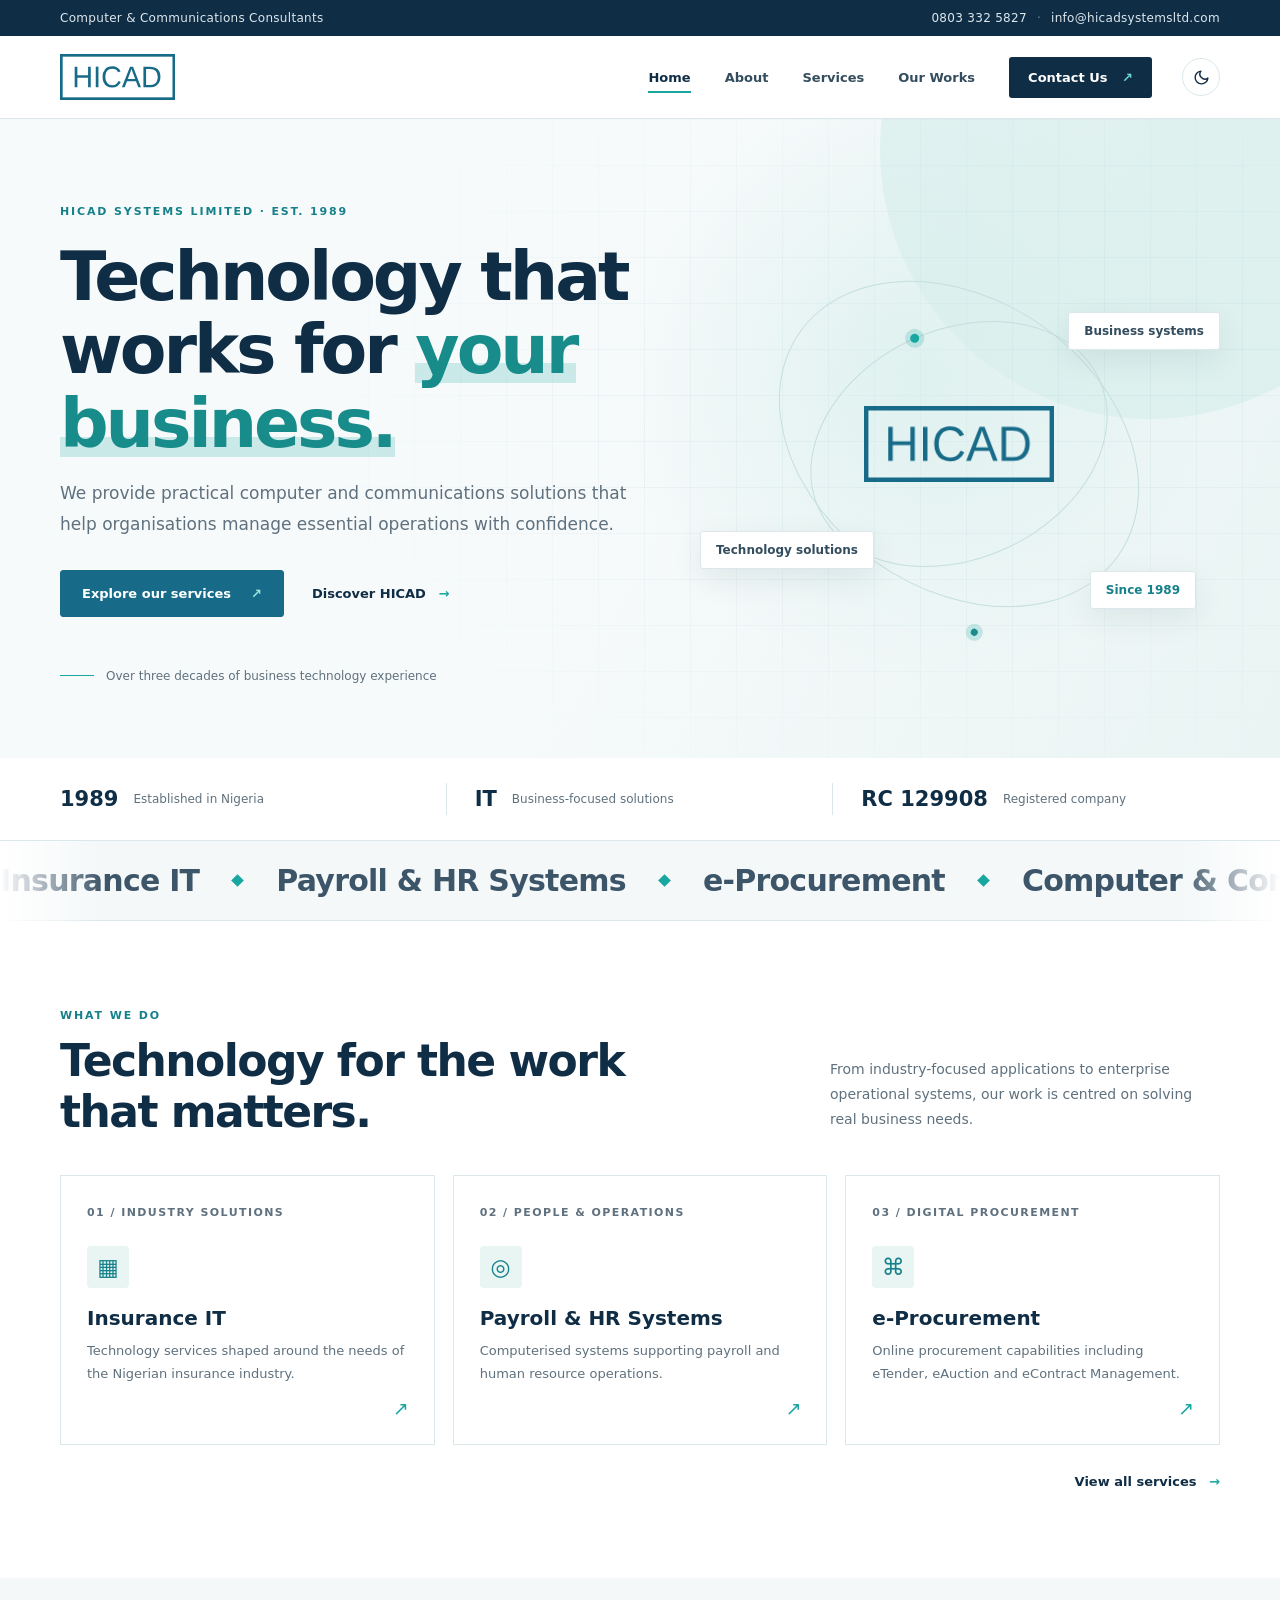
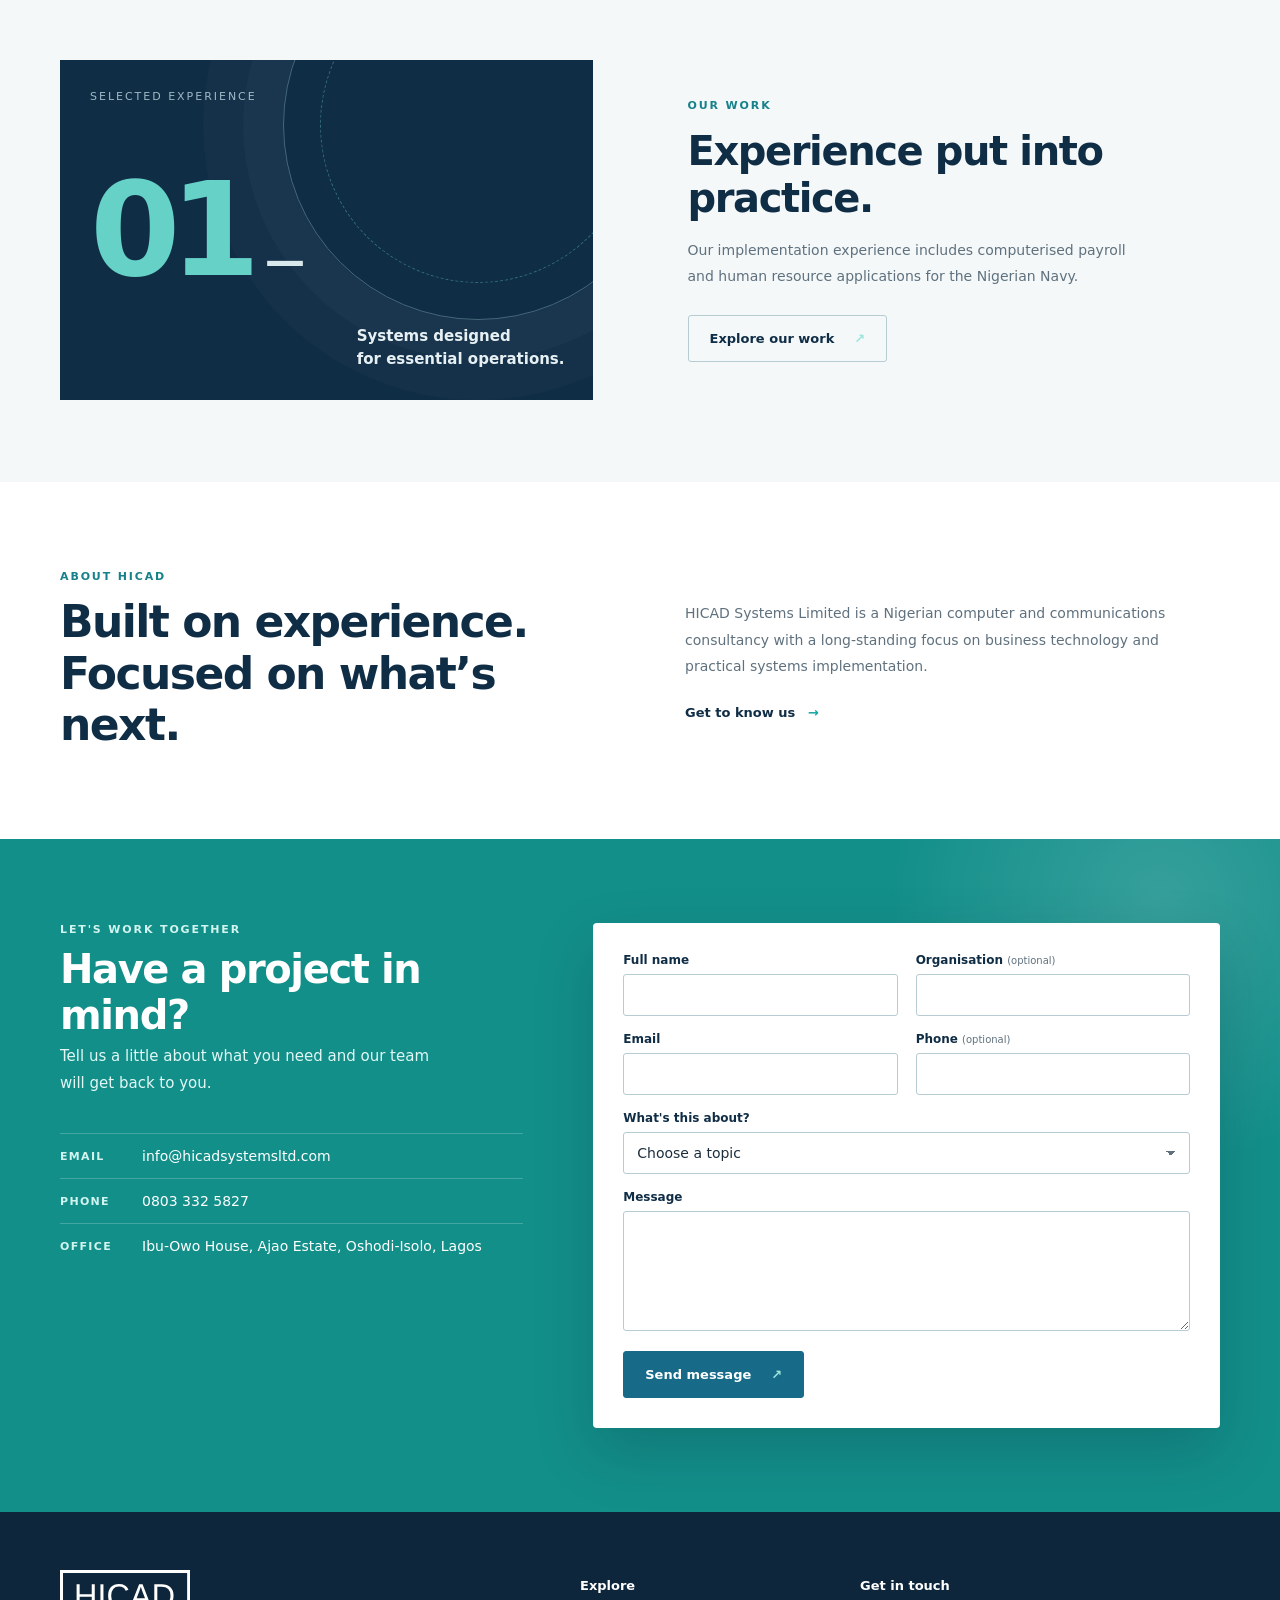
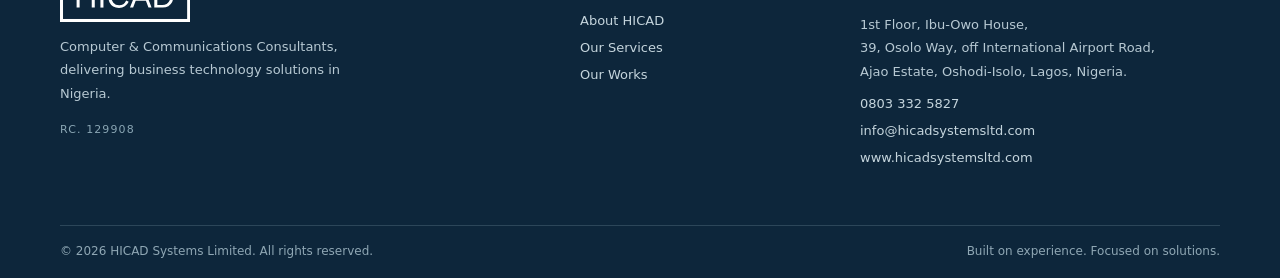
<file: index.html>
<!doctype html>
<html lang="en-NG">

<head>
    <meta charset="UTF-8">
    <meta name="viewport" content="width=device-width, initial-scale=1.0">
    <meta name="theme-color" content="#102d46">
    <meta name="color-scheme" content="light dark">
    <script>(function () { var d = document.documentElement, t; d.classList.add("js"); try { t = localStorage.getItem("theme") } catch (e) { } d.dataset.theme = t || (matchMedia("(prefers-color-scheme: dark)").matches ? "dark" : "light") })();</script>
    <link rel="icon" href="/favicon.ico" sizes="48x48">
    <link rel="icon" type="image/svg+xml" href="/assets/favicon.svg">
    <link rel="icon" type="image/png" sizes="192x192" href="/assets/favicon-192.png">
    <link rel="apple-touch-icon" href="/assets/apple-touch-icon.png">
    <link rel="manifest" href="/site.webmanifest">
    <link rel="stylesheet" href="/styles.css">
    <script src="/script.js" defer></script>
    <title>Computer &amp; Communications Consultants, Lagos | HICAD</title>
    <meta name="description"
        content="HICAD Systems Limited is a Lagos computer and communications consultancy since 1989, providing insurance IT, payroll and HR systems, and e-procurement.">
    <link rel="canonical" href="https://www.hicadsystemsltd.com/">
    <meta name="robots" content="index,follow,max-image-preview:large,max-snippet:-1,max-video-preview:-1">
    <link rel="alternate" hreflang="en-NG" href="https://www.hicadsystemsltd.com/">
    <link rel="alternate" hreflang="x-default" href="https://www.hicadsystemsltd.com/">
    <meta property="og:type" content="website">
    <meta property="og:site_name" content="HICAD Systems Limited">
    <meta property="og:locale" content="en_NG">
    <meta property="og:title" content="Computer &amp; Communications Consultants, Lagos | HICAD">
    <meta property="og:description"
        content="HICAD Systems Limited is a Lagos computer and communications consultancy since 1989, providing insurance IT, payroll and HR systems, and e-procurement.">
    <meta property="og:url" content="https://www.hicadsystemsltd.com/">
    <meta property="og:image" content="https://www.hicadsystemsltd.com/assets/og-image.png">
    <meta property="og:image:width" content="1200">
    <meta property="og:image:height" content="630">
    <meta property="og:image:alt"
        content="HICAD Systems Limited: Computer and Communications Consultants, Lagos, Nigeria">
    <meta name="twitter:card" content="summary_large_image">
    <meta name="twitter:title" content="Computer &amp; Communications Consultants, Lagos | HICAD">
    <meta name="twitter:description"
        content="HICAD Systems Limited is a Lagos computer and communications consultancy since 1989, providing insurance IT, payroll and HR systems, and e-procurement.">
    <meta name="twitter:image" content="https://www.hicadsystemsltd.com/assets/og-image.png">
    <meta name="twitter:image:alt"
        content="HICAD Systems Limited: Computer and Communications Consultants, Lagos, Nigeria">
    <script
        type="application/ld+json">{"@context":"https://schema.org","@graph":[{"@type":["ProfessionalService","Organization"],"@id":"https://www.hicadsystemsltd.com/#organization","name":"HICAD Systems Limited","legalName":"HICAD Systems Limited","url":"https://www.hicadsystemsltd.com/","description":"Nigerian computer and communications consultancy offering insurance IT, payroll and HR systems, e-procurement and technology consulting.","logo":{"@type":"ImageObject","url":"https://www.hicadsystemsltd.com/assets/logo.png","width":640,"height":320},"image":"https://www.hicadsystemsltd.com/assets/og-image.png","foundingDate":"1989","identifier":{"@type":"PropertyValue","name":"RC number","value":"129908"},"telephone":"+2348033325827","email":"info@hicadsystemsltd.com","address":{"@type":"PostalAddress","streetAddress":"1st Floor, Ibu-Owo House, 39 Osolo Way, off International Airport Road, Ajao Estate","postOfficeBoxNumber":"2943","addressLocality":"Oshodi-Isolo","addressRegion":"Lagos","addressCountry":"NG"},"areaServed":{"@type":"Country","name":"Nigeria"},"contactPoint":{"@type":"ContactPoint","contactType":"customer service","telephone":"+2348033325827","email":"info@hicadsystemsltd.com","areaServed":"NG","availableLanguage":"English"},"knowsAbout":["Insurance IT","Payroll systems","Human resource systems","e-Procurement","Computer and communications consulting"],"hasOfferCatalog":{"@type":"OfferCatalog","name":"HICAD services","itemListElement":[{"@type":"Offer","itemOffered":{"@type":"Service","name":"Insurance IT"}},{"@type":"Offer","itemOffered":{"@type":"Service","name":"Payroll & HR Systems"}},{"@type":"Offer","itemOffered":{"@type":"Service","name":"e-Procurement (abcProcure)"}},{"@type":"Offer","itemOffered":{"@type":"Service","name":"Computer & Communications Consulting"}}]}},{"@type":"WebSite","@id":"https://www.hicadsystemsltd.com/#website","url":"https://www.hicadsystemsltd.com/","name":"HICAD Systems Limited","inLanguage":"en-NG","publisher":{"@id":"https://www.hicadsystemsltd.com/#organization"}},{"@type":"WebPage","@id":"https://www.hicadsystemsltd.com/#webpage","url":"https://www.hicadsystemsltd.com/","name":"Computer & Communications Consultants, Lagos | HICAD","description":"HICAD Systems Limited is a Lagos computer and communications consultancy since 1989, providing insurance IT, payroll and HR systems, and e-procurement.","inLanguage":"en-NG","isPartOf":{"@id":"https://www.hicadsystemsltd.com/#website"},"about":{"@id":"https://www.hicadsystemsltd.com/#organization"},"primaryImageOfPage":{"@type":"ImageObject","url":"https://www.hicadsystemsltd.com/assets/og-image.png"}}]}</script>
</head>

<body><a class="skip-link" href="#main">Skip to content</a>
    <div class="topbar">
        <div class="container topbar-inner"><span>Computer &amp; Communications Consultants</span>
            <div><a href="tel:+2348033325827">0803 332 5827</a><span class="top-sep">·</span><a
                    href="mailto:info@hicadsystemsltd.com">info@hicadsystemsltd.com</a></div>
        </div>
    </div>
    <header class="site-header">
        <div class="container nav-wrap">
            <a class="brand" href="/" aria-label="HICAD Systems Limited home"><svg class="logo" viewBox="0 0 388 155"
                    aria-hidden="true" focusable="false">
                    <rect x="4.5" y="4.5" width="379" height="146" fill="none" stroke="currentColor" stroke-width="9" />
                    <g fill="currentColor" transform="translate(8.5 0)">
                        <path d="M86.11 112V79.86H50.04V112H41V42.64H50.04V71.98H86.11V42.64H95.15V112Z" />
                        <path d="M112 112V42.64H121.04V112Z" />
                        <path
                            d="M167.47 49.29Q156.39 49.29 150.24 56.7Q144.09 64.11 144.09 77Q144.09 89.75 150.5 97.5Q156.91 105.26 167.85 105.26Q181.86 105.26 188.91 90.83L196.29 94.67Q192.17 103.63 184.72 108.31Q177.26 112.98 167.42 112.98Q157.34 112.98 149.98 108.63Q142.62 104.27 138.76 96.17Q134.9 88.08 134.9 77Q134.9 60.41 143.52 51.01Q152.13 41.61 167.37 41.61Q178.02 41.61 185.17 45.94Q192.32 50.27 195.68 58.79L187.11 61.74Q184.79 55.69 179.65 52.49Q174.52 49.29 167.47 49.29Z" />
                        <path
                            d="M255.22 112 247.6 91.72H217.21L209.54 112H200.17L227.39 42.64H237.66L264.45 112ZM232.4 49.73 231.98 51.11Q230.8 55.2 228.48 61.59L219.96 84.39H244.9L236.33 61.5Q235.01 58.1 233.68 53.82Z" />
                        <path
                            d="M330 76.61Q330 87.34 325.98 95.39Q321.95 103.44 314.57 107.72Q307.19 112 297.53 112H272.59V42.64H294.64Q311.59 42.64 320.79 51.48Q330 60.32 330 76.61ZM320.91 76.61Q320.91 63.71 314.12 56.94Q307.33 50.18 294.45 50.18H281.63V104.47H296.49Q303.83 104.47 309.39 101.12Q314.95 97.77 317.93 91.47Q320.91 85.17 320.91 76.61Z" />
                    </g>
                </svg></a>
            <button class="menu-toggle" aria-expanded="false" aria-controls="primary-nav"
                aria-label="Toggle navigation"><span></span><span></span><span></span></button>
            <nav class="nav-links" id="primary-nav" aria-label="Main navigation">
                <a href="/" data-route="/">Home</a><a href="/about/" data-route="/about/">About</a><a href="/services/"
                    data-route="/services/">Services</a><a href="/our-works/" data-route="/our-works/">Our Works</a><a
                    class="nav-contact" href="/#contact">Contact Us <span>↗</span></a>
            </nav><button class="theme-toggle" type="button" aria-label="Switch colour theme"><svg class="i-moon"
                    viewBox="0 0 24 24" fill="none" stroke="currentColor" stroke-width="2" stroke-linecap="round"
                    stroke-linejoin="round" aria-hidden="true">
                    <path d="M21 12.8A9 9 0 1 1 11.2 3a7 7 0 0 0 9.8 9.8z" />
                </svg><svg class="i-sun" viewBox="0 0 24 24" fill="none" stroke="currentColor" stroke-width="2"
                    stroke-linecap="round" aria-hidden="true">
                    <circle cx="12" cy="12" r="4" />
                    <path
                        d="M12 2v2M12 20v2M4.9 4.9l1.4 1.4M17.7 17.7l1.4 1.4M2 12h2M20 12h2M4.9 19.1l1.4-1.4M17.7 6.3l1.4-1.4" />
                </svg></button>
        </div>
    </header>
    <main id="main">
        <section class="hero">
            <div class="hero-pattern"></div>
            <div class="container hero-inner">
                <div class="hero-copy"><span class="eyebrow">HICAD SYSTEMS LIMITED · EST. 1989</span>
                    <h1>Technology that works for <em>your business.</em></h1>
                    <p>We provide practical computer and communications solutions that help organisations manage
                        essential operations with confidence.</p>
                    <div class="hero-actions"><a class="button" href="/services/">Explore our services
                            <span>↗</span></a><a class="text-link" href="/about/">Discover HICAD <span>→</span></a>
                    </div>
                    <div class="hero-note"><span class="note-line"></span><span>Over three decades of business
                            technology experience</span></div>
                </div>
                <div class="hero-art" aria-hidden="true">
                    <div class="art-orbit orbit-one"></div>
                    <div class="art-orbit orbit-two"></div>
                    <div class="art-core"><svg class="logo logo-draw" viewBox="0 0 388 155" aria-hidden="true"
                            focusable="false">
                            <rect pathLength="1" x="4.5" y="4.5" width="379" height="146" fill="none"
                                stroke="currentColor" stroke-width="9" />
                            <g fill="currentColor" transform="translate(8.5 0)">
                                <path style="--i:0"
                                    d="M86.11 112V79.86H50.04V112H41V42.64H50.04V71.98H86.11V42.64H95.15V112Z" />
                                <path style="--i:1" d="M112 112V42.64H121.04V112Z" />
                                <path style="--i:2"
                                    d="M167.47 49.29Q156.39 49.29 150.24 56.7Q144.09 64.11 144.09 77Q144.09 89.75 150.5 97.5Q156.91 105.26 167.85 105.26Q181.86 105.26 188.91 90.83L196.29 94.67Q192.17 103.63 184.72 108.31Q177.26 112.98 167.42 112.98Q157.34 112.98 149.98 108.63Q142.62 104.27 138.76 96.17Q134.9 88.08 134.9 77Q134.9 60.41 143.52 51.01Q152.13 41.61 167.37 41.61Q178.02 41.61 185.17 45.94Q192.32 50.27 195.68 58.79L187.11 61.74Q184.79 55.69 179.65 52.49Q174.52 49.29 167.47 49.29Z" />
                                <path style="--i:3"
                                    d="M255.22 112 247.6 91.72H217.21L209.54 112H200.17L227.39 42.64H237.66L264.45 112ZM232.4 49.73 231.98 51.11Q230.8 55.2 228.48 61.59L219.96 84.39H244.9L236.33 61.5Q235.01 58.1 233.68 53.82Z" />
                                <path style="--i:4"
                                    d="M330 76.61Q330 87.34 325.98 95.39Q321.95 103.44 314.57 107.72Q307.19 112 297.53 112H272.59V42.64H294.64Q311.59 42.64 320.79 51.48Q330 60.32 330 76.61ZM320.91 76.61Q320.91 63.71 314.12 56.94Q307.33 50.18 294.45 50.18H281.63V104.47H296.49Q303.83 104.47 309.39 101.12Q314.95 97.77 317.93 91.47Q320.91 85.17 320.91 76.61Z" />
                            </g>
                        </svg></div>
                    <div class="art-chip chip-one">Business systems</div>
                    <div class="art-chip chip-two">Technology solutions</div>
                    <div class="art-chip chip-three">Since 1989</div>
                </div>
            </div>
        </section>
        <section class="trust-strip">
            <div class="container trust-inner">
                <div><strong>1989</strong><span>Established in Nigeria</span></div>
                <div><strong>IT</strong><span>Business-focused solutions</span></div>
                <div><strong>RC 129908</strong><span>Registered company</span></div>
            </div>
        </section>
        <div class="marquee" aria-hidden="true">
            <div class="marquee-track">
                <div class="marquee-group"><span>Insurance IT</span><i></i><span>Payroll &amp; HR
                        Systems</span><i></i><span>e-Procurement</span><i></i><span>Computer &amp; Communications
                        Consulting</span><i></i></div>
                <div class="marquee-group"><span>Insurance IT</span><i></i><span>Payroll &amp; HR
                        Systems</span><i></i><span>e-Procurement</span><i></i><span>Computer &amp; Communications
                        Consulting</span><i></i></div>
            </div>
        </div>
        <section class="section">
            <div class="container">
                <div class="section-heading">
                    <div><span class="eyebrow">WHAT WE DO</span>
                        <h2>Technology for the work<br>that matters.</h2>
                    </div>
                    <p>From industry-focused applications to enterprise operational systems, our work is centred on
                        solving real business needs.</p>
                </div>
                <div class="service-grid"><a class="service-card" href="/services/#insurance"><span
                            class="card-index">01 / INDUSTRY SOLUTIONS</span>
                        <div class="service-icon">▦</div>
                        <h3>Insurance IT</h3>
                        <p>Technology services shaped around the needs of the Nigerian insurance industry.</p><span
                            class="card-arrow">↗</span>
                    </a><a class="service-card" href="/services/#payroll"><span class="card-index">02 / PEOPLE &amp;
                            OPERATIONS</span>
                        <div class="service-icon">◎</div>
                        <h3>Payroll &amp; HR Systems</h3>
                        <p>Computerised systems supporting payroll and human resource operations.</p><span
                            class="card-arrow">↗</span>
                    </a><a class="service-card" href="/services/#procurement"><span class="card-index">03 / DIGITAL
                            PROCUREMENT</span>
                        <div class="service-icon">⌘</div>
                        <h3>e-Procurement</h3>
                        <p>Online procurement capabilities including eTender, eAuction and eContract Management.</p>
                        <span class="card-arrow">↗</span>
                    </a></div>
                <div class="section-link"><a class="text-link" href="/services/">View all services <span>→</span></a>
                </div>
            </div>
        </section>
        <section class="feature-section">
            <div class="container feature-grid">
                <div class="feature-visual">
                    <div class="visual-label">SELECTED EXPERIENCE</div>
                    <div class="visual-number">01<span>—</span></div>
                    <div class="visual-caption">Systems designed<br>for essential operations.</div>
                    <div class="visual-lines"></div>
                </div>
                <div class="feature-copy"><span class="eyebrow">OUR WORK</span>
                    <h2>Experience put into practice.</h2>
                    <p>Our implementation experience includes computerised payroll and human resource applications for
                        the Nigerian Navy.</p><a class="button button-outline" href="/our-works/">Explore our work
                        <span>↗</span></a>
                </div>
            </div>
        </section>
        <section class="section about-teaser">
            <div class="container teaser-inner">
                <div><span class="eyebrow">ABOUT HICAD</span>
                    <h2>Built on experience.<br>Focused on what’s next.</h2>
                </div>
                <div>
                    <p>HICAD Systems Limited is a Nigerian computer and communications consultancy with a long-standing
                        focus on business technology and practical systems implementation.</p><a class="text-link"
                        href="/about/">Get to know us <span>→</span></a>
                </div>
            </div>
        </section>
    </main>
    <section class="contact-band contact-band--form" id="contact">
        <div class="container contact-grid">
            <div class="contact-intro"><span class="eyebrow eyebrow-light">LET'S WORK TOGETHER</span>
                <h2>Have a project in mind?</h2>
                <p>Tell us a little about what you need and our team will get back to you.</p>
                <ul class="contact-direct">
                    <li><span>Email</span><a href="mailto:info@hicadsystemsltd.com">info@hicadsystemsltd.com</a></li>
                    <li><span>Phone</span><a href="tel:+2348033325827">0803 332 5827</a></li>
                    <li><span>Office</span>Ibu-Owo House, Ajao Estate, Oshodi-Isolo, Lagos</li>
                </ul>
            </div>
            <form class="contact-form" action="/contact.php" method="POST">
                <input type="hidden" name="ts" value="">
                <input type="checkbox" name="botcheck" class="hp" tabindex="-1" autocomplete="off" aria-hidden="true">
                <div class="field"><label for="cf-name">Full name</label><input id="cf-name" name="name" required
                        autocomplete="name"></div>
                <div class="field"><label for="cf-org">Organisation <small>(optional)</small></label><input id="cf-org"
                        name="organisation" autocomplete="organization"></div>
                <div class="field"><label for="cf-email">Email</label><input id="cf-email" type="email" name="email"
                        required autocomplete="email"></div>
                <div class="field"><label for="cf-phone">Phone <small>(optional)</small></label><input id="cf-phone"
                        type="tel" name="phone" autocomplete="tel"></div>
                <div class="field field-full"><label for="cf-topic">What's this about?</label><select id="cf-topic"
                        name="topic" required>
                        <option value="" disabled selected>Choose a topic</option>
                        <option>Insurance IT</option>
                        <option>Payroll &amp; HR Systems</option>
                        <option>e-Procurement (abcProcure)</option>
                        <option>Computer &amp; Communications Consulting</option>
                        <option>General enquiry</option>
                    </select></div>
                <div class="field field-full"><label for="cf-message">Message</label><textarea id="cf-message"
                        name="message" rows="5" required></textarea></div>
                <div class="form-foot field-full"><button class="button" type="submit">Send message
                        <span>↗</span></button>
                    <p class="form-status" role="status" aria-live="polite"></p>
                </div>
                <div class="form-done" hidden tabindex="-1" role="status"><svg class="done-tick" viewBox="0 0 52 52"
                        aria-hidden="true">
                        <circle cx="26" cy="26" r="24" fill="none" stroke="currentColor" stroke-width="2.5"
                            pathLength="1" />
                        <path d="M15 27.5l8 8 15-17" fill="none" stroke="currentColor" stroke-width="3"
                            stroke-linecap="round" stroke-linejoin="round" pathLength="1" />
                    </svg>
                    <h3>Message sent</h3>
                    <p class="done-text">Thank you. We will reply to the email address you gave.</p><button
                        class="button button-outline form-again" type="button">Send another message</button>
                </div>
                <noscript>
                    <p class="field-full form-status is-error">The form needs JavaScript. Please email <a
                            href="mailto:info@hicadsystemsltd.com">info@hicadsystemsltd.com</a> instead.</p>
                </noscript>
            </form>
        </div>
    </section>
    <footer class="site-footer">
        <div class="container footer-grid">
            <div class="footer-about"><svg class="logo" viewBox="0 0 388 155" role="img" aria-label="HICAD">
                    <rect x="4.5" y="4.5" width="379" height="146" fill="none" stroke="currentColor" stroke-width="9" />
                    <g fill="currentColor" transform="translate(8.5 0)">
                        <path d="M86.11 112V79.86H50.04V112H41V42.64H50.04V71.98H86.11V42.64H95.15V112Z" />
                        <path d="M112 112V42.64H121.04V112Z" />
                        <path
                            d="M167.47 49.29Q156.39 49.29 150.24 56.7Q144.09 64.11 144.09 77Q144.09 89.75 150.5 97.5Q156.91 105.26 167.85 105.26Q181.86 105.26 188.91 90.83L196.29 94.67Q192.17 103.63 184.72 108.31Q177.26 112.98 167.42 112.98Q157.34 112.98 149.98 108.63Q142.62 104.27 138.76 96.17Q134.9 88.08 134.9 77Q134.9 60.41 143.52 51.01Q152.13 41.61 167.37 41.61Q178.02 41.61 185.17 45.94Q192.32 50.27 195.68 58.79L187.11 61.74Q184.79 55.69 179.65 52.49Q174.52 49.29 167.47 49.29Z" />
                        <path
                            d="M255.22 112 247.6 91.72H217.21L209.54 112H200.17L227.39 42.64H237.66L264.45 112ZM232.4 49.73 231.98 51.11Q230.8 55.2 228.48 61.59L219.96 84.39H244.9L236.33 61.5Q235.01 58.1 233.68 53.82Z" />
                        <path
                            d="M330 76.61Q330 87.34 325.98 95.39Q321.95 103.44 314.57 107.72Q307.19 112 297.53 112H272.59V42.64H294.64Q311.59 42.64 320.79 51.48Q330 60.32 330 76.61ZM320.91 76.61Q320.91 63.71 314.12 56.94Q307.33 50.18 294.45 50.18H281.63V104.47H296.49Q303.83 104.47 309.39 101.12Q314.95 97.77 317.93 91.47Q320.91 85.17 320.91 76.61Z" />
                    </g>
                </svg>
                <p>Computer &amp; Communications Consultants, delivering business technology solutions in Nigeria.</p>
                <span class="rc">RC. 129908</span>
            </div>
            <div>
                <h3>Explore</h3><a href="/about/">About HICAD</a><a href="/services/">Our Services</a><a
                    href="/our-works/">Our Works</a>
            </div>
            <div>
                <h3>Get in touch</h3>
                <p>1st Floor, Ibu-Owo House,<br>39, Osolo Way, off International Airport Road,<br>Ajao Estate,
                    Oshodi-Isolo, Lagos, Nigeria.</p><a href="tel:+2348033325827">0803 332 5827</a><a
                    href="mailto:info@hicadsystemsltd.com">info@hicadsystemsltd.com</a><a
                    href="https://www.hicadsystemsltd.com">www.hicadsystemsltd.com</a>
            </div>
        </div>
        <div class="container footer-bottom"><span>© <span data-year></span> HICAD Systems Limited. All rights
                reserved.</span><span>Built on experience. Focused on solutions.</span></div>
    </footer>
</body>

</html>
</file>
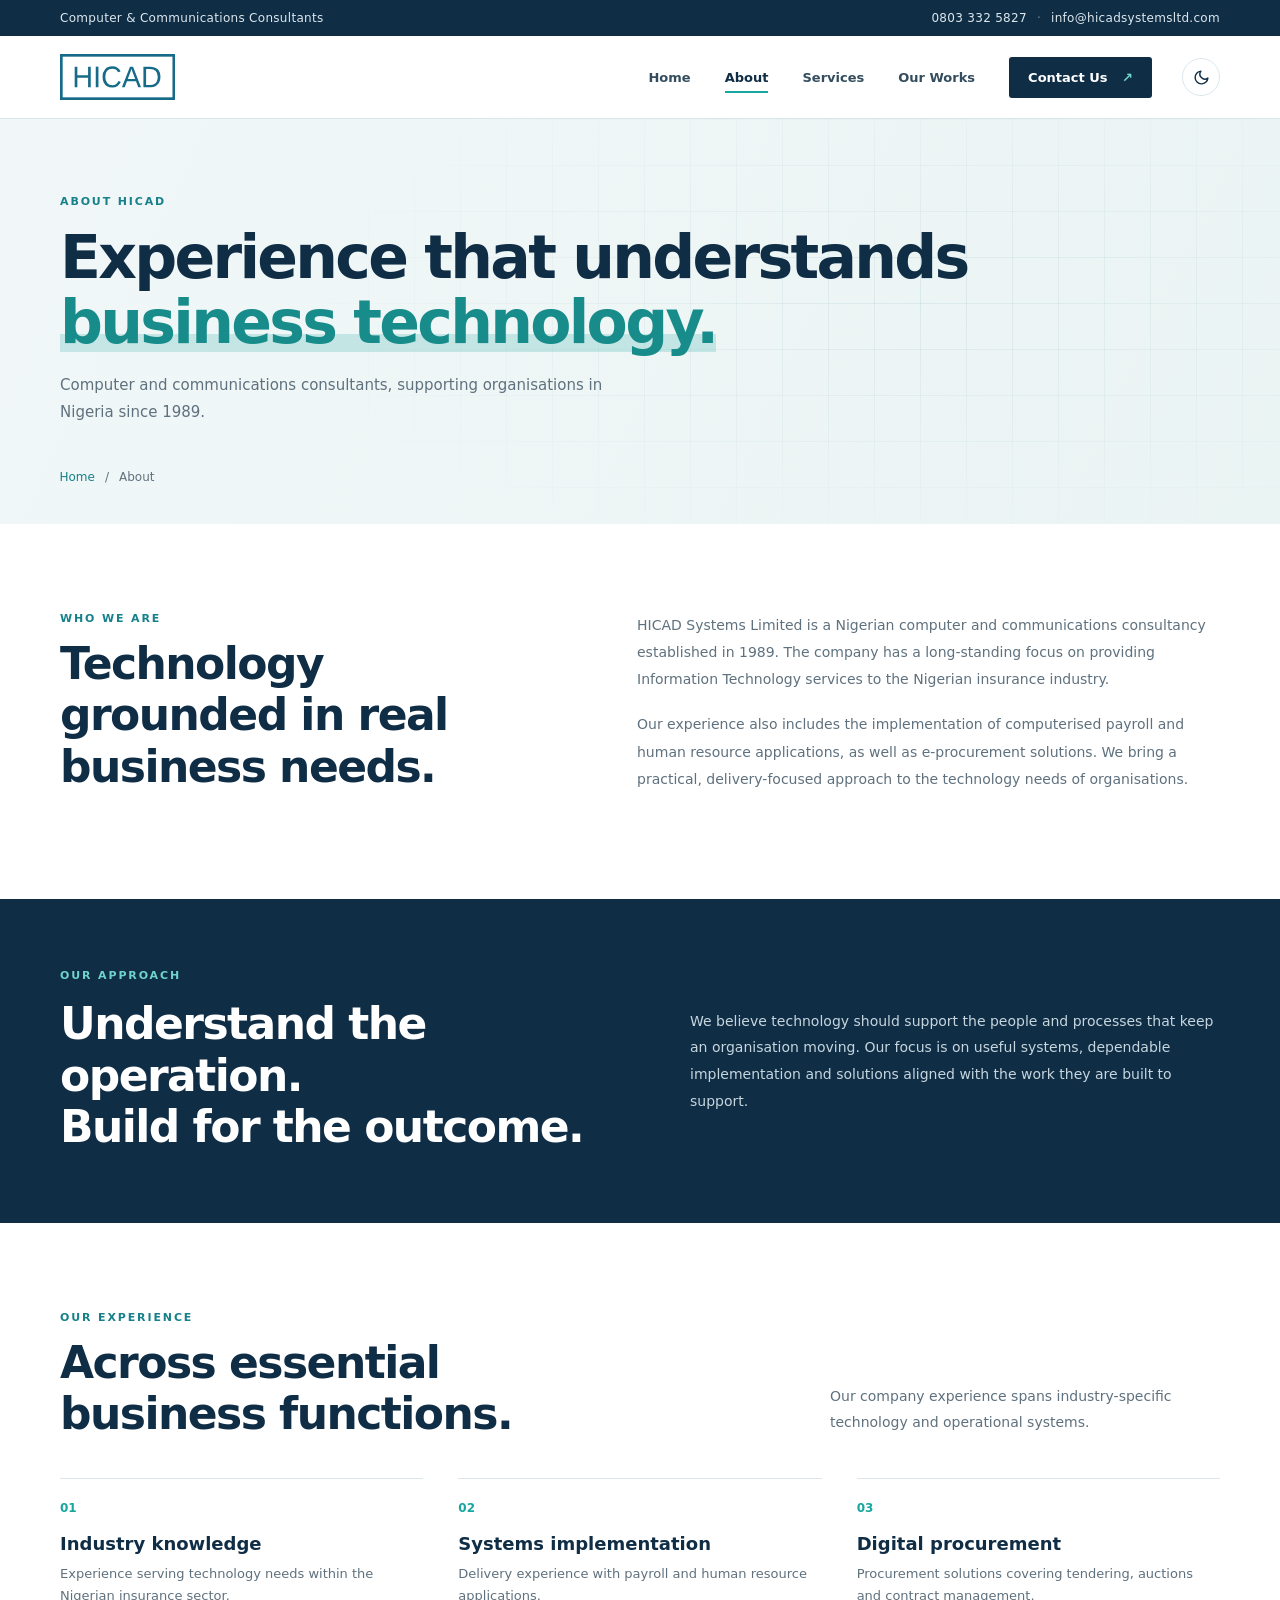
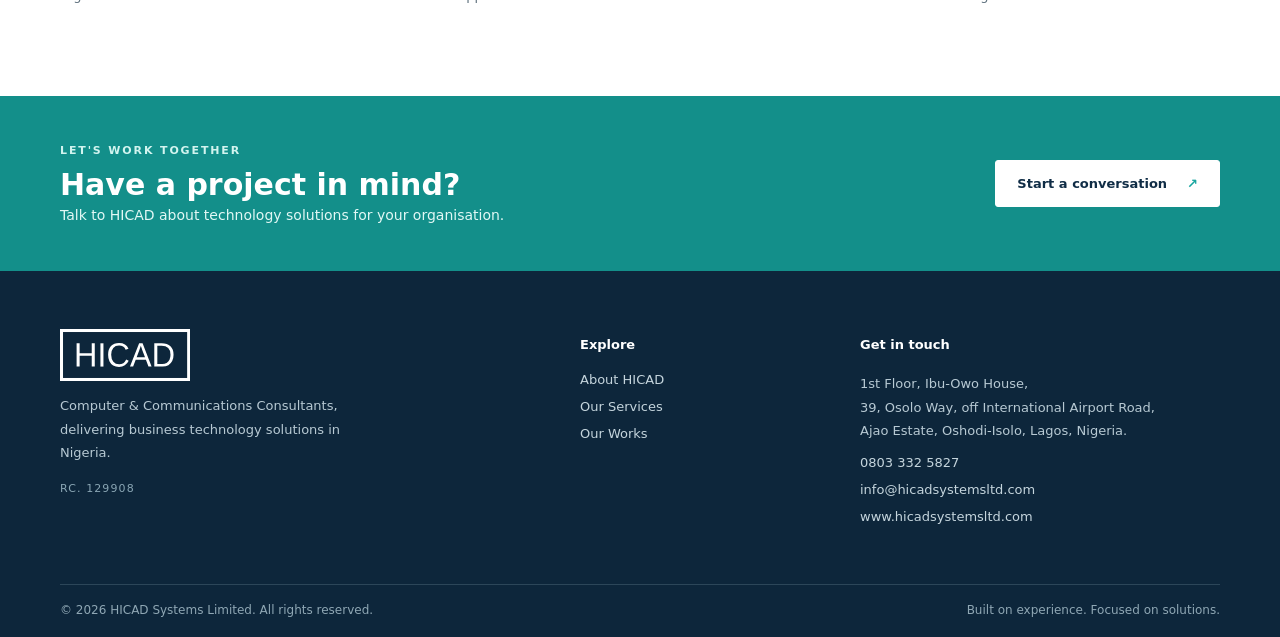
<file: about/index.html>
<!doctype html>
<html lang="en-NG"><head><meta charset="UTF-8">
<meta name="viewport" content="width=device-width, initial-scale=1.0">
<meta name="theme-color" content="#102d46">
<meta name="color-scheme" content="light dark">
<script>(function(){var d=document.documentElement,t;d.classList.add("js");try{t=localStorage.getItem("theme")}catch(e){}d.dataset.theme=t||(matchMedia("(prefers-color-scheme: dark)").matches?"dark":"light")})();</script>
<link rel="icon" href="/favicon.ico" sizes="48x48"><link rel="icon" type="image/svg+xml" href="/assets/favicon.svg"><link rel="icon" type="image/png" sizes="192x192" href="/assets/favicon-192.png"><link rel="apple-touch-icon" href="/assets/apple-touch-icon.png"><link rel="manifest" href="/site.webmanifest">
<link rel="stylesheet" href="/styles.css">
<script src="/script.js" defer></script>
<title>About Us: Nigerian IT Consultancy Since 1989 | HICAD Systems</title><meta name="description" content="Learn about HICAD Systems Limited, a Nigerian computer and communications consultancy established in 1989 and based in Oshodi-Isolo, Lagos.">
<link rel="canonical" href="https://www.hicadsystemsltd.com/about/">
<meta name="robots" content="index,follow,max-image-preview:large,max-snippet:-1,max-video-preview:-1">
<link rel="alternate" hreflang="en-NG" href="https://www.hicadsystemsltd.com/about/"><link rel="alternate" hreflang="x-default" href="https://www.hicadsystemsltd.com/about/">
<meta property="og:type" content="website"><meta property="og:site_name" content="HICAD Systems Limited"><meta property="og:locale" content="en_NG"><meta property="og:title" content="About Us: Nigerian IT Consultancy Since 1989 | HICAD Systems"><meta property="og:description" content="Learn about HICAD Systems Limited, a Nigerian computer and communications consultancy established in 1989 and based in Oshodi-Isolo, Lagos."><meta property="og:url" content="https://www.hicadsystemsltd.com/about/"><meta property="og:image" content="https://www.hicadsystemsltd.com/assets/og-image.png"><meta property="og:image:width" content="1200"><meta property="og:image:height" content="630"><meta property="og:image:alt" content="HICAD Systems Limited: Computer and Communications Consultants, Lagos, Nigeria">
<meta name="twitter:card" content="summary_large_image"><meta name="twitter:title" content="About Us: Nigerian IT Consultancy Since 1989 | HICAD Systems"><meta name="twitter:description" content="Learn about HICAD Systems Limited, a Nigerian computer and communications consultancy established in 1989 and based in Oshodi-Isolo, Lagos."><meta name="twitter:image" content="https://www.hicadsystemsltd.com/assets/og-image.png"><meta name="twitter:image:alt" content="HICAD Systems Limited: Computer and Communications Consultants, Lagos, Nigeria">
<script type="application/ld+json">{"@context":"https://schema.org","@graph":[{"@type":["ProfessionalService","Organization"],"@id":"https://www.hicadsystemsltd.com/#organization","name":"HICAD Systems Limited","legalName":"HICAD Systems Limited","url":"https://www.hicadsystemsltd.com/","description":"Nigerian computer and communications consultancy offering insurance IT, payroll and HR systems, e-procurement and technology consulting.","logo":{"@type":"ImageObject","url":"https://www.hicadsystemsltd.com/assets/logo.png","width":640,"height":320},"image":"https://www.hicadsystemsltd.com/assets/og-image.png","foundingDate":"1989","identifier":{"@type":"PropertyValue","name":"RC number","value":"129908"},"telephone":"+2348033325827","email":"info@hicadsystemsltd.com","address":{"@type":"PostalAddress","streetAddress":"1st Floor, Ibu-Owo House, 39 Osolo Way, off International Airport Road, Ajao Estate","postOfficeBoxNumber":"2943","addressLocality":"Oshodi-Isolo","addressRegion":"Lagos","addressCountry":"NG"},"areaServed":{"@type":"Country","name":"Nigeria"},"contactPoint":{"@type":"ContactPoint","contactType":"customer service","telephone":"+2348033325827","email":"info@hicadsystemsltd.com","areaServed":"NG","availableLanguage":"English"},"knowsAbout":["Insurance IT","Payroll systems","Human resource systems","e-Procurement","Computer and communications consulting"],"hasOfferCatalog":{"@type":"OfferCatalog","name":"HICAD services","itemListElement":[{"@type":"Offer","itemOffered":{"@type":"Service","name":"Insurance IT"}},{"@type":"Offer","itemOffered":{"@type":"Service","name":"Payroll & HR Systems"}},{"@type":"Offer","itemOffered":{"@type":"Service","name":"e-Procurement (abcProcure)"}},{"@type":"Offer","itemOffered":{"@type":"Service","name":"Computer & Communications Consulting"}}]}},{"@type":"WebSite","@id":"https://www.hicadsystemsltd.com/#website","url":"https://www.hicadsystemsltd.com/","name":"HICAD Systems Limited","inLanguage":"en-NG","publisher":{"@id":"https://www.hicadsystemsltd.com/#organization"}},{"@type":"AboutPage","@id":"https://www.hicadsystemsltd.com/about/#webpage","url":"https://www.hicadsystemsltd.com/about/","name":"About Us: Nigerian IT Consultancy Since 1989 | HICAD Systems","description":"Learn about HICAD Systems Limited, a Nigerian computer and communications consultancy established in 1989 and based in Oshodi-Isolo, Lagos.","inLanguage":"en-NG","isPartOf":{"@id":"https://www.hicadsystemsltd.com/#website"},"about":{"@id":"https://www.hicadsystemsltd.com/#organization"},"primaryImageOfPage":{"@type":"ImageObject","url":"https://www.hicadsystemsltd.com/assets/og-image.png"},"breadcrumb":{"@type":"BreadcrumbList","itemListElement":[{"@type":"ListItem","position":1,"name":"Home","item":"https://www.hicadsystemsltd.com/"},{"@type":"ListItem","position":2,"name":"About","item":"https://www.hicadsystemsltd.com/about/"}]}}]}</script>
</head><body><a class="skip-link" href="#main">Skip to content</a><div class="topbar"><div class="container topbar-inner"><span>Computer &amp; Communications Consultants</span><div><a href="tel:+2348033325827">0803 332 5827</a><span class="top-sep">·</span><a href="mailto:info@hicadsystemsltd.com">info@hicadsystemsltd.com</a></div></div></div>
<header class="site-header"><div class="container nav-wrap">
<a class="brand" href="/" aria-label="HICAD Systems Limited home"><svg class="logo" viewBox="0 0 388 155" aria-hidden="true" focusable="false"><rect x="4.5" y="4.5" width="379" height="146" fill="none" stroke="currentColor" stroke-width="9"/><g fill="currentColor" transform="translate(8.5 0)"><path d="M86.11 112V79.86H50.04V112H41V42.64H50.04V71.98H86.11V42.64H95.15V112Z"/><path d="M112 112V42.64H121.04V112Z"/><path d="M167.47 49.29Q156.39 49.29 150.24 56.7Q144.09 64.11 144.09 77Q144.09 89.75 150.5 97.5Q156.91 105.26 167.85 105.26Q181.86 105.26 188.91 90.83L196.29 94.67Q192.17 103.63 184.72 108.31Q177.26 112.98 167.42 112.98Q157.34 112.98 149.98 108.63Q142.62 104.27 138.76 96.17Q134.9 88.08 134.9 77Q134.9 60.41 143.52 51.01Q152.13 41.61 167.37 41.61Q178.02 41.61 185.17 45.94Q192.32 50.27 195.68 58.79L187.11 61.74Q184.79 55.69 179.65 52.49Q174.52 49.29 167.47 49.29Z"/><path d="M255.22 112 247.6 91.72H217.21L209.54 112H200.17L227.39 42.64H237.66L264.45 112ZM232.4 49.73 231.98 51.11Q230.8 55.2 228.48 61.59L219.96 84.39H244.9L236.33 61.5Q235.01 58.1 233.68 53.82Z"/><path d="M330 76.61Q330 87.34 325.98 95.39Q321.95 103.44 314.57 107.72Q307.19 112 297.53 112H272.59V42.64H294.64Q311.59 42.64 320.79 51.48Q330 60.32 330 76.61ZM320.91 76.61Q320.91 63.71 314.12 56.94Q307.33 50.18 294.45 50.18H281.63V104.47H296.49Q303.83 104.47 309.39 101.12Q314.95 97.77 317.93 91.47Q320.91 85.17 320.91 76.61Z"/></g></svg></a>
<button class="menu-toggle" aria-expanded="false" aria-controls="primary-nav" aria-label="Toggle navigation"><span></span><span></span><span></span></button>
<nav class="nav-links" id="primary-nav" aria-label="Main navigation">
<a href="/" data-route="/">Home</a><a href="/about/" data-route="/about/">About</a><a href="/services/" data-route="/services/">Services</a><a href="/our-works/" data-route="/our-works/">Our Works</a><a class="nav-contact" href="/#contact">Contact Us <span>↗</span></a>
</nav><button class="theme-toggle" type="button" aria-label="Switch colour theme"><svg class="i-moon" viewBox="0 0 24 24" fill="none" stroke="currentColor" stroke-width="2" stroke-linecap="round" stroke-linejoin="round" aria-hidden="true"><path d="M21 12.8A9 9 0 1 1 11.2 3a7 7 0 0 0 9.8 9.8z"/></svg><svg class="i-sun" viewBox="0 0 24 24" fill="none" stroke="currentColor" stroke-width="2" stroke-linecap="round" aria-hidden="true"><circle cx="12" cy="12" r="4"/><path d="M12 2v2M12 20v2M4.9 4.9l1.4 1.4M17.7 17.7l1.4 1.4M2 12h2M20 12h2M4.9 19.1l1.4-1.4M17.7 6.3l1.4-1.4"/></svg></button></div></header><main id="main"><section class="page-hero"><div class="container page-hero-inner"><span class="eyebrow">ABOUT HICAD</span><h1>Experience that understands<br><em>business technology.</em></h1><p>Computer and communications consultants, supporting organisations in Nigeria since 1989.</p><div class="breadcrumb"><a href="/">Home</a><span>/</span>About</div></div></section>
<section class="section"><div class="container about-intro"><div><span class="eyebrow">WHO WE ARE</span><h2>Technology grounded in real business needs.</h2></div><div class="prose"><p>HICAD Systems Limited is a Nigerian computer and communications consultancy established in 1989. The company has a long-standing focus on providing Information Technology services to the Nigerian insurance industry.</p><p>Our experience also includes the implementation of computerised payroll and human resource applications, as well as e-procurement solutions. We bring a practical, delivery-focused approach to the technology needs of organisations.</p></div></div></section>
<section class="about-band"><div class="container about-band-inner"><div><span class="eyebrow eyebrow-light">OUR APPROACH</span><h2>Understand the operation.<br>Build for the outcome.</h2></div><p>We believe technology should support the people and processes that keep an organisation moving. Our focus is on useful systems, dependable implementation and solutions aligned with the work they are built to support.</p></div></section>
<section class="section"><div class="container"><div class="section-heading"><div><span class="eyebrow">OUR EXPERIENCE</span><h2>Across essential<br>business functions.</h2></div><p>Our company experience spans industry-specific technology and operational systems.</p></div><div class="value-grid"><article><span>01</span><h3>Industry knowledge</h3><p>Experience serving technology needs within the Nigerian insurance sector.</p></article><article><span>02</span><h3>Systems implementation</h3><p>Delivery experience with payroll and human resource applications.</p></article><article><span>03</span><h3>Digital procurement</h3><p>Procurement solutions covering tendering, auctions and contract management.</p></article></div></div></section></main><section class="contact-band"><div class="container contact-band-inner"><div><span class="eyebrow eyebrow-light">LET'S WORK TOGETHER</span><h2>Have a project in mind?</h2><p>Talk to HICAD about technology solutions for your organisation.</p></div><a class="button button-light" href="/#contact">Start a conversation <span>↗</span></a></div></section>
<footer class="site-footer"><div class="container footer-grid"><div class="footer-about"><svg class="logo" viewBox="0 0 388 155" role="img" aria-label="HICAD"><rect x="4.5" y="4.5" width="379" height="146" fill="none" stroke="currentColor" stroke-width="9"/><g fill="currentColor" transform="translate(8.5 0)"><path d="M86.11 112V79.86H50.04V112H41V42.64H50.04V71.98H86.11V42.64H95.15V112Z"/><path d="M112 112V42.64H121.04V112Z"/><path d="M167.47 49.29Q156.39 49.29 150.24 56.7Q144.09 64.11 144.09 77Q144.09 89.75 150.5 97.5Q156.91 105.26 167.85 105.26Q181.86 105.26 188.91 90.83L196.29 94.67Q192.17 103.63 184.72 108.31Q177.26 112.98 167.42 112.98Q157.34 112.98 149.98 108.63Q142.62 104.27 138.76 96.17Q134.9 88.08 134.9 77Q134.9 60.41 143.52 51.01Q152.13 41.61 167.37 41.61Q178.02 41.61 185.17 45.94Q192.32 50.27 195.68 58.79L187.11 61.74Q184.79 55.69 179.65 52.49Q174.52 49.29 167.47 49.29Z"/><path d="M255.22 112 247.6 91.72H217.21L209.54 112H200.17L227.39 42.64H237.66L264.45 112ZM232.4 49.73 231.98 51.11Q230.8 55.2 228.48 61.59L219.96 84.39H244.9L236.33 61.5Q235.01 58.1 233.68 53.82Z"/><path d="M330 76.61Q330 87.34 325.98 95.39Q321.95 103.44 314.57 107.72Q307.19 112 297.53 112H272.59V42.64H294.64Q311.59 42.64 320.79 51.48Q330 60.32 330 76.61ZM320.91 76.61Q320.91 63.71 314.12 56.94Q307.33 50.18 294.45 50.18H281.63V104.47H296.49Q303.83 104.47 309.39 101.12Q314.95 97.77 317.93 91.47Q320.91 85.17 320.91 76.61Z"/></g></svg><p>Computer &amp; Communications Consultants, delivering business technology solutions in Nigeria.</p><span class="rc">RC. 129908</span></div><div><h3>Explore</h3><a href="/about/">About HICAD</a><a href="/services/">Our Services</a><a href="/our-works/">Our Works</a></div><div><h3>Get in touch</h3><p>1st Floor, Ibu-Owo House,<br>39, Osolo Way, off International Airport Road,<br>Ajao Estate, Oshodi-Isolo, Lagos, Nigeria.</p><a href="tel:+2348033325827">0803 332 5827</a><a href="mailto:info@hicadsystemsltd.com">info@hicadsystemsltd.com</a><a href="https://www.hicadsystemsltd.com">www.hicadsystemsltd.com</a></div></div><div class="container footer-bottom"><span>© <span data-year></span> HICAD Systems Limited. All rights reserved.</span><span>Built on experience. Focused on solutions.</span></div></footer></body></html>
</file>
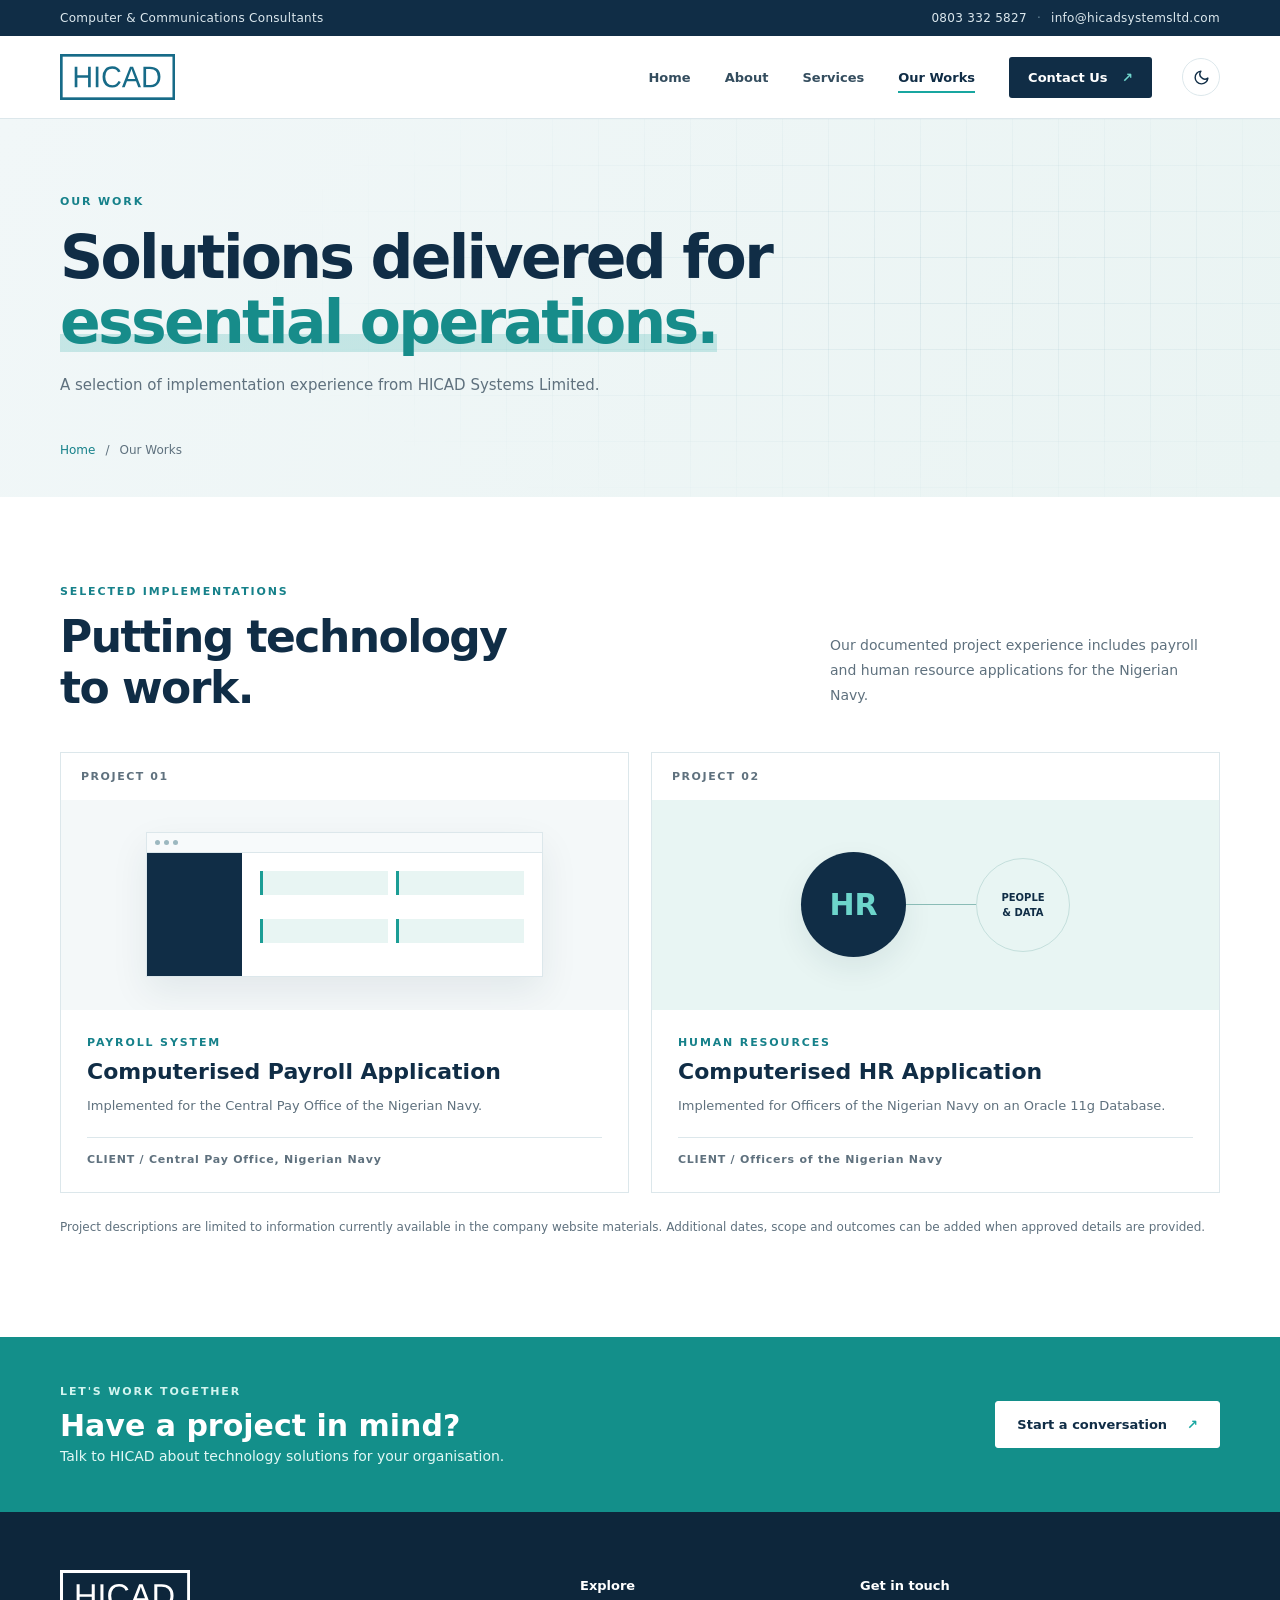
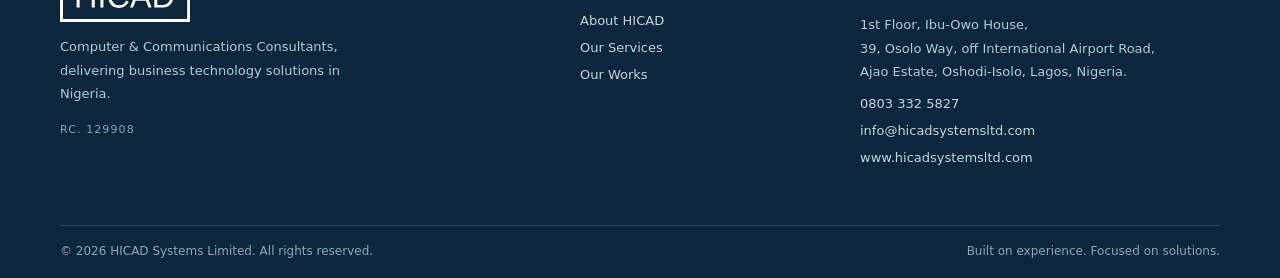
<file: our-works/index.html>
<!doctype html>
<html lang="en-NG"><head><meta charset="UTF-8">
<meta name="viewport" content="width=device-width, initial-scale=1.0">
<meta name="theme-color" content="#102d46">
<meta name="color-scheme" content="light dark">
<script>(function(){var d=document.documentElement,t;d.classList.add("js");try{t=localStorage.getItem("theme")}catch(e){}d.dataset.theme=t||(matchMedia("(prefers-color-scheme: dark)").matches?"dark":"light")})();</script>
<link rel="icon" href="/favicon.ico" sizes="48x48"><link rel="icon" type="image/svg+xml" href="/assets/favicon.svg"><link rel="icon" type="image/png" sizes="192x192" href="/assets/favicon-192.png"><link rel="apple-touch-icon" href="/assets/apple-touch-icon.png"><link rel="manifest" href="/site.webmanifest">
<link rel="stylesheet" href="/styles.css">
<script src="/script.js" defer></script>
<title>Our Works: Payroll and HR Systems, Nigerian Navy | HICAD</title><meta name="description" content="Selected HICAD Systems Limited implementations, including computerised payroll and HR applications for the Nigerian Navy.">
<link rel="canonical" href="https://www.hicadsystemsltd.com/our-works/">
<meta name="robots" content="index,follow,max-image-preview:large,max-snippet:-1,max-video-preview:-1">
<link rel="alternate" hreflang="en-NG" href="https://www.hicadsystemsltd.com/our-works/"><link rel="alternate" hreflang="x-default" href="https://www.hicadsystemsltd.com/our-works/">
<meta property="og:type" content="website"><meta property="og:site_name" content="HICAD Systems Limited"><meta property="og:locale" content="en_NG"><meta property="og:title" content="Our Works: Payroll and HR Systems, Nigerian Navy | HICAD"><meta property="og:description" content="Selected HICAD Systems Limited implementations, including computerised payroll and HR applications for the Nigerian Navy."><meta property="og:url" content="https://www.hicadsystemsltd.com/our-works/"><meta property="og:image" content="https://www.hicadsystemsltd.com/assets/og-image.png"><meta property="og:image:width" content="1200"><meta property="og:image:height" content="630"><meta property="og:image:alt" content="HICAD Systems Limited: Computer and Communications Consultants, Lagos, Nigeria">
<meta name="twitter:card" content="summary_large_image"><meta name="twitter:title" content="Our Works: Payroll and HR Systems, Nigerian Navy | HICAD"><meta name="twitter:description" content="Selected HICAD Systems Limited implementations, including computerised payroll and HR applications for the Nigerian Navy."><meta name="twitter:image" content="https://www.hicadsystemsltd.com/assets/og-image.png"><meta name="twitter:image:alt" content="HICAD Systems Limited: Computer and Communications Consultants, Lagos, Nigeria">
<script type="application/ld+json">{"@context":"https://schema.org","@graph":[{"@type":["ProfessionalService","Organization"],"@id":"https://www.hicadsystemsltd.com/#organization","name":"HICAD Systems Limited","legalName":"HICAD Systems Limited","url":"https://www.hicadsystemsltd.com/","description":"Nigerian computer and communications consultancy offering insurance IT, payroll and HR systems, e-procurement and technology consulting.","logo":{"@type":"ImageObject","url":"https://www.hicadsystemsltd.com/assets/logo.png","width":640,"height":320},"image":"https://www.hicadsystemsltd.com/assets/og-image.png","foundingDate":"1989","identifier":{"@type":"PropertyValue","name":"RC number","value":"129908"},"telephone":"+2348033325827","email":"info@hicadsystemsltd.com","address":{"@type":"PostalAddress","streetAddress":"1st Floor, Ibu-Owo House, 39 Osolo Way, off International Airport Road, Ajao Estate","postOfficeBoxNumber":"2943","addressLocality":"Oshodi-Isolo","addressRegion":"Lagos","addressCountry":"NG"},"areaServed":{"@type":"Country","name":"Nigeria"},"contactPoint":{"@type":"ContactPoint","contactType":"customer service","telephone":"+2348033325827","email":"info@hicadsystemsltd.com","areaServed":"NG","availableLanguage":"English"},"knowsAbout":["Insurance IT","Payroll systems","Human resource systems","e-Procurement","Computer and communications consulting"],"hasOfferCatalog":{"@type":"OfferCatalog","name":"HICAD services","itemListElement":[{"@type":"Offer","itemOffered":{"@type":"Service","name":"Insurance IT"}},{"@type":"Offer","itemOffered":{"@type":"Service","name":"Payroll & HR Systems"}},{"@type":"Offer","itemOffered":{"@type":"Service","name":"e-Procurement (abcProcure)"}},{"@type":"Offer","itemOffered":{"@type":"Service","name":"Computer & Communications Consulting"}}]}},{"@type":"WebSite","@id":"https://www.hicadsystemsltd.com/#website","url":"https://www.hicadsystemsltd.com/","name":"HICAD Systems Limited","inLanguage":"en-NG","publisher":{"@id":"https://www.hicadsystemsltd.com/#organization"}},{"@type":"WebPage","@id":"https://www.hicadsystemsltd.com/our-works/#webpage","url":"https://www.hicadsystemsltd.com/our-works/","name":"Our Works: Payroll and HR Systems, Nigerian Navy | HICAD","description":"Selected HICAD Systems Limited implementations, including computerised payroll and HR applications for the Nigerian Navy.","inLanguage":"en-NG","isPartOf":{"@id":"https://www.hicadsystemsltd.com/#website"},"about":{"@id":"https://www.hicadsystemsltd.com/#organization"},"primaryImageOfPage":{"@type":"ImageObject","url":"https://www.hicadsystemsltd.com/assets/og-image.png"},"breadcrumb":{"@type":"BreadcrumbList","itemListElement":[{"@type":"ListItem","position":1,"name":"Home","item":"https://www.hicadsystemsltd.com/"},{"@type":"ListItem","position":2,"name":"Our Works","item":"https://www.hicadsystemsltd.com/our-works/"}]}}]}</script>
</head><body><a class="skip-link" href="#main">Skip to content</a><div class="topbar"><div class="container topbar-inner"><span>Computer &amp; Communications Consultants</span><div><a href="tel:+2348033325827">0803 332 5827</a><span class="top-sep">·</span><a href="mailto:info@hicadsystemsltd.com">info@hicadsystemsltd.com</a></div></div></div>
<header class="site-header"><div class="container nav-wrap">
<a class="brand" href="/" aria-label="HICAD Systems Limited home"><svg class="logo" viewBox="0 0 388 155" aria-hidden="true" focusable="false"><rect x="4.5" y="4.5" width="379" height="146" fill="none" stroke="currentColor" stroke-width="9"/><g fill="currentColor" transform="translate(8.5 0)"><path d="M86.11 112V79.86H50.04V112H41V42.64H50.04V71.98H86.11V42.64H95.15V112Z"/><path d="M112 112V42.64H121.04V112Z"/><path d="M167.47 49.29Q156.39 49.29 150.24 56.7Q144.09 64.11 144.09 77Q144.09 89.75 150.5 97.5Q156.91 105.26 167.85 105.26Q181.86 105.26 188.91 90.83L196.29 94.67Q192.17 103.63 184.72 108.31Q177.26 112.98 167.42 112.98Q157.34 112.98 149.98 108.63Q142.62 104.27 138.76 96.17Q134.9 88.08 134.9 77Q134.9 60.41 143.52 51.01Q152.13 41.61 167.37 41.61Q178.02 41.61 185.17 45.94Q192.32 50.27 195.68 58.79L187.11 61.74Q184.79 55.69 179.65 52.49Q174.52 49.29 167.47 49.29Z"/><path d="M255.22 112 247.6 91.72H217.21L209.54 112H200.17L227.39 42.64H237.66L264.45 112ZM232.4 49.73 231.98 51.11Q230.8 55.2 228.48 61.59L219.96 84.39H244.9L236.33 61.5Q235.01 58.1 233.68 53.82Z"/><path d="M330 76.61Q330 87.34 325.98 95.39Q321.95 103.44 314.57 107.72Q307.19 112 297.53 112H272.59V42.64H294.64Q311.59 42.64 320.79 51.48Q330 60.32 330 76.61ZM320.91 76.61Q320.91 63.71 314.12 56.94Q307.33 50.18 294.45 50.18H281.63V104.47H296.49Q303.83 104.47 309.39 101.12Q314.95 97.77 317.93 91.47Q320.91 85.17 320.91 76.61Z"/></g></svg></a>
<button class="menu-toggle" aria-expanded="false" aria-controls="primary-nav" aria-label="Toggle navigation"><span></span><span></span><span></span></button>
<nav class="nav-links" id="primary-nav" aria-label="Main navigation">
<a href="/" data-route="/">Home</a><a href="/about/" data-route="/about/">About</a><a href="/services/" data-route="/services/">Services</a><a href="/our-works/" data-route="/our-works/">Our Works</a><a class="nav-contact" href="/#contact">Contact Us <span>↗</span></a>
</nav><button class="theme-toggle" type="button" aria-label="Switch colour theme"><svg class="i-moon" viewBox="0 0 24 24" fill="none" stroke="currentColor" stroke-width="2" stroke-linecap="round" stroke-linejoin="round" aria-hidden="true"><path d="M21 12.8A9 9 0 1 1 11.2 3a7 7 0 0 0 9.8 9.8z"/></svg><svg class="i-sun" viewBox="0 0 24 24" fill="none" stroke="currentColor" stroke-width="2" stroke-linecap="round" aria-hidden="true"><circle cx="12" cy="12" r="4"/><path d="M12 2v2M12 20v2M4.9 4.9l1.4 1.4M17.7 17.7l1.4 1.4M2 12h2M20 12h2M4.9 19.1l1.4-1.4M17.7 6.3l1.4-1.4"/></svg></button></div></header><main id="main"><section class="page-hero"><div class="container page-hero-inner"><span class="eyebrow">OUR WORK</span><h1>Solutions delivered for<br><em>essential operations.</em></h1><p>A selection of implementation experience from HICAD Systems Limited.</p><div class="breadcrumb"><a href="/">Home</a><span>/</span>Our Works</div></div></section>
<section class="section"><div class="container"><div class="section-heading"><div><span class="eyebrow">SELECTED IMPLEMENTATIONS</span><h2>Putting technology<br>to work.</h2></div><p>Our documented project experience includes payroll and human resource applications for the Nigerian Navy.</p></div><div class="project-grid"><article class="project-card"><div class="project-top"><span>PROJECT 01</span></div><div class="project-art payroll-art"><div class="mock-window"><div class="mock-bar"><i></i><i></i><i></i></div><div class="mock-content"><div class="mock-side"></div><div class="mock-main"><b></b><b></b><b></b><b></b></div></div></div></div><div class="project-info"><span class="eyebrow">PAYROLL SYSTEM</span><h2>Computerised Payroll Application</h2><p>Implemented for the Central Pay Office of the Nigerian Navy.</p><span class="project-client">CLIENT / Central Pay Office, Nigerian Navy</span></div></article><article class="project-card"><div class="project-top"><span>PROJECT 02</span></div><div class="project-art hr-art"><div class="hr-graphic"><div class="hr-circle">HR</div><div class="hr-line"></div><div class="hr-node">PEOPLE<br>&amp; DATA</div></div></div><div class="project-info"><span class="eyebrow">HUMAN RESOURCES</span><h2>Computerised HR Application</h2><p>Implemented for Officers of the Nigerian Navy on an Oracle 11g Database.</p><span class="project-client">CLIENT / Officers of the Nigerian Navy</span></div></article></div><p class="project-disclaimer">Project descriptions are limited to information currently available in the company website materials. Additional dates, scope and outcomes can be added when approved details are provided.</p></div></section></main><section class="contact-band"><div class="container contact-band-inner"><div><span class="eyebrow eyebrow-light">LET'S WORK TOGETHER</span><h2>Have a project in mind?</h2><p>Talk to HICAD about technology solutions for your organisation.</p></div><a class="button button-light" href="/#contact">Start a conversation <span>↗</span></a></div></section>
<footer class="site-footer"><div class="container footer-grid"><div class="footer-about"><svg class="logo" viewBox="0 0 388 155" role="img" aria-label="HICAD"><rect x="4.5" y="4.5" width="379" height="146" fill="none" stroke="currentColor" stroke-width="9"/><g fill="currentColor" transform="translate(8.5 0)"><path d="M86.11 112V79.86H50.04V112H41V42.64H50.04V71.98H86.11V42.64H95.15V112Z"/><path d="M112 112V42.64H121.04V112Z"/><path d="M167.47 49.29Q156.39 49.29 150.24 56.7Q144.09 64.11 144.09 77Q144.09 89.75 150.5 97.5Q156.91 105.26 167.85 105.26Q181.86 105.26 188.91 90.83L196.29 94.67Q192.17 103.63 184.72 108.31Q177.26 112.98 167.42 112.98Q157.34 112.98 149.98 108.63Q142.62 104.27 138.76 96.17Q134.9 88.08 134.9 77Q134.9 60.41 143.52 51.01Q152.13 41.61 167.37 41.61Q178.02 41.61 185.17 45.94Q192.32 50.27 195.68 58.79L187.11 61.74Q184.79 55.69 179.65 52.49Q174.52 49.29 167.47 49.29Z"/><path d="M255.22 112 247.6 91.72H217.21L209.54 112H200.17L227.39 42.64H237.66L264.45 112ZM232.4 49.73 231.98 51.11Q230.8 55.2 228.48 61.59L219.96 84.39H244.9L236.33 61.5Q235.01 58.1 233.68 53.82Z"/><path d="M330 76.61Q330 87.34 325.98 95.39Q321.95 103.44 314.57 107.72Q307.19 112 297.53 112H272.59V42.64H294.64Q311.59 42.64 320.79 51.48Q330 60.32 330 76.61ZM320.91 76.61Q320.91 63.71 314.12 56.94Q307.33 50.18 294.45 50.18H281.63V104.47H296.49Q303.83 104.47 309.39 101.12Q314.95 97.77 317.93 91.47Q320.91 85.17 320.91 76.61Z"/></g></svg><p>Computer &amp; Communications Consultants, delivering business technology solutions in Nigeria.</p><span class="rc">RC. 129908</span></div><div><h3>Explore</h3><a href="/about/">About HICAD</a><a href="/services/">Our Services</a><a href="/our-works/">Our Works</a></div><div><h3>Get in touch</h3><p>1st Floor, Ibu-Owo House,<br>39, Osolo Way, off International Airport Road,<br>Ajao Estate, Oshodi-Isolo, Lagos, Nigeria.</p><a href="tel:+2348033325827">0803 332 5827</a><a href="mailto:info@hicadsystemsltd.com">info@hicadsystemsltd.com</a><a href="https://www.hicadsystemsltd.com">www.hicadsystemsltd.com</a></div></div><div class="container footer-bottom"><span>© <span data-year></span> HICAD Systems Limited. All rights reserved.</span><span>Built on experience. Focused on solutions.</span></div></footer></body></html>
</file>
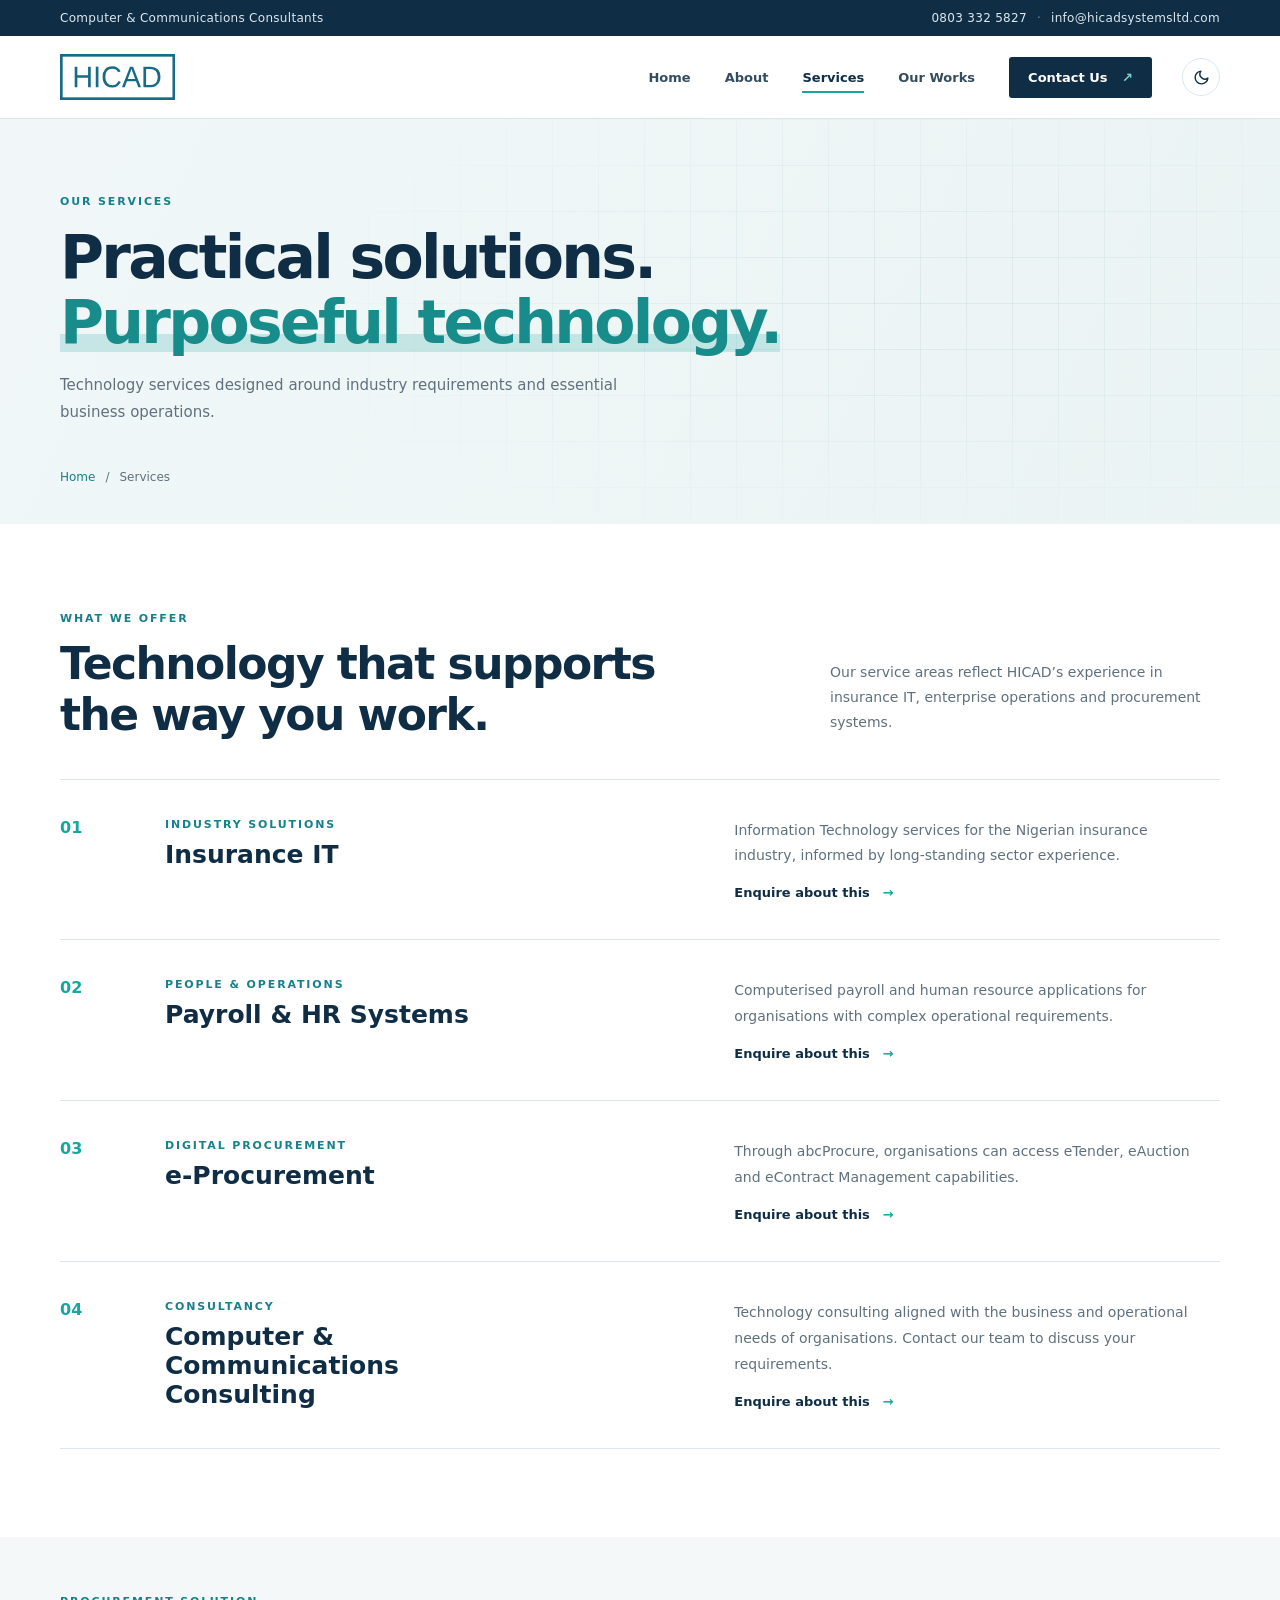
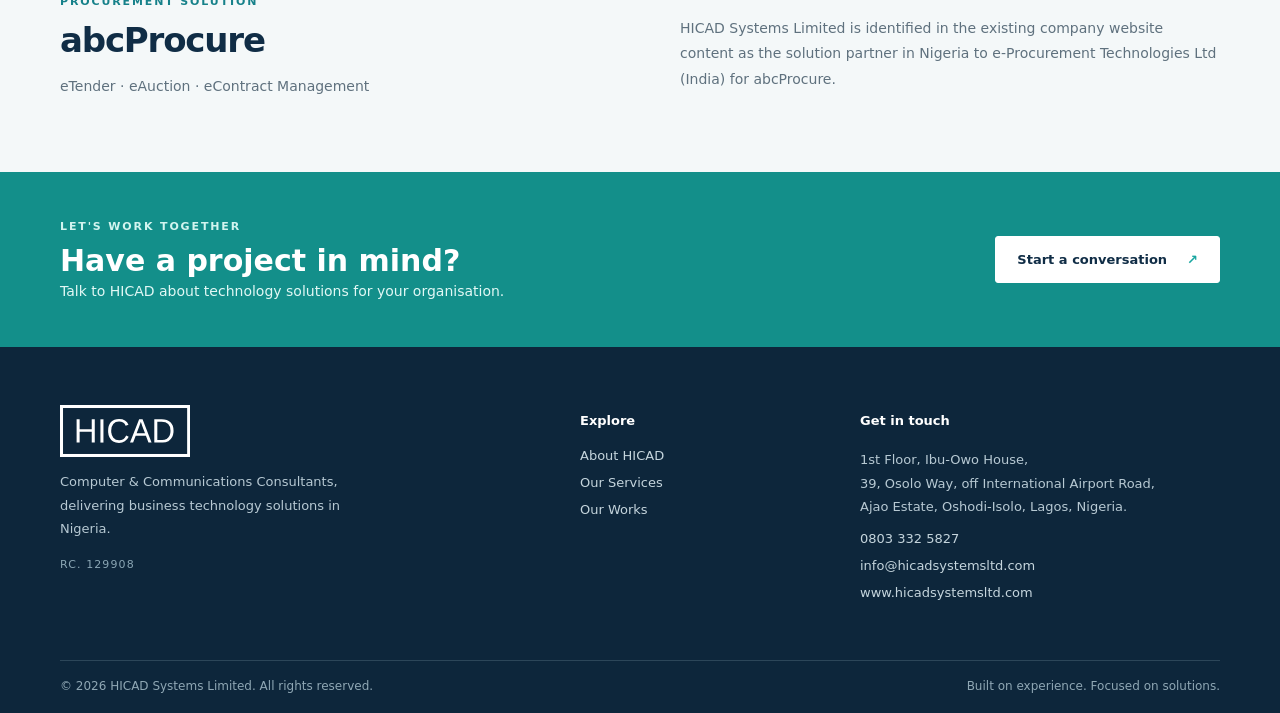
<file: services/index.html>
<!doctype html>
<html lang="en-NG"><head><meta charset="UTF-8">
<meta name="viewport" content="width=device-width, initial-scale=1.0">
<meta name="theme-color" content="#102d46">
<meta name="color-scheme" content="light dark">
<script>(function(){var d=document.documentElement,t;d.classList.add("js");try{t=localStorage.getItem("theme")}catch(e){}d.dataset.theme=t||(matchMedia("(prefers-color-scheme: dark)").matches?"dark":"light")})();</script>
<link rel="icon" href="/favicon.ico" sizes="48x48"><link rel="icon" type="image/svg+xml" href="/assets/favicon.svg"><link rel="icon" type="image/png" sizes="192x192" href="/assets/favicon-192.png"><link rel="apple-touch-icon" href="/assets/apple-touch-icon.png"><link rel="manifest" href="/site.webmanifest">
<link rel="stylesheet" href="/styles.css">
<script src="/script.js" defer></script>
<title>Services: Insurance IT, Payroll &amp; HR, e-Procurement | HICAD</title><meta name="description" content="HICAD Systems services in Nigeria: insurance IT, payroll and HR systems, abcProcure e-procurement, and computer and communications consulting.">
<link rel="canonical" href="https://www.hicadsystemsltd.com/services/">
<meta name="robots" content="index,follow,max-image-preview:large,max-snippet:-1,max-video-preview:-1">
<link rel="alternate" hreflang="en-NG" href="https://www.hicadsystemsltd.com/services/"><link rel="alternate" hreflang="x-default" href="https://www.hicadsystemsltd.com/services/">
<meta property="og:type" content="website"><meta property="og:site_name" content="HICAD Systems Limited"><meta property="og:locale" content="en_NG"><meta property="og:title" content="Services: Insurance IT, Payroll &amp; HR, e-Procurement | HICAD"><meta property="og:description" content="HICAD Systems services in Nigeria: insurance IT, payroll and HR systems, abcProcure e-procurement, and computer and communications consulting."><meta property="og:url" content="https://www.hicadsystemsltd.com/services/"><meta property="og:image" content="https://www.hicadsystemsltd.com/assets/og-image.png"><meta property="og:image:width" content="1200"><meta property="og:image:height" content="630"><meta property="og:image:alt" content="HICAD Systems Limited: Computer and Communications Consultants, Lagos, Nigeria">
<meta name="twitter:card" content="summary_large_image"><meta name="twitter:title" content="Services: Insurance IT, Payroll &amp; HR, e-Procurement | HICAD"><meta name="twitter:description" content="HICAD Systems services in Nigeria: insurance IT, payroll and HR systems, abcProcure e-procurement, and computer and communications consulting."><meta name="twitter:image" content="https://www.hicadsystemsltd.com/assets/og-image.png"><meta name="twitter:image:alt" content="HICAD Systems Limited: Computer and Communications Consultants, Lagos, Nigeria">
<script type="application/ld+json">{"@context":"https://schema.org","@graph":[{"@type":["ProfessionalService","Organization"],"@id":"https://www.hicadsystemsltd.com/#organization","name":"HICAD Systems Limited","legalName":"HICAD Systems Limited","url":"https://www.hicadsystemsltd.com/","description":"Nigerian computer and communications consultancy offering insurance IT, payroll and HR systems, e-procurement and technology consulting.","logo":{"@type":"ImageObject","url":"https://www.hicadsystemsltd.com/assets/logo.png","width":640,"height":320},"image":"https://www.hicadsystemsltd.com/assets/og-image.png","foundingDate":"1989","identifier":{"@type":"PropertyValue","name":"RC number","value":"129908"},"telephone":"+2348033325827","email":"info@hicadsystemsltd.com","address":{"@type":"PostalAddress","streetAddress":"1st Floor, Ibu-Owo House, 39 Osolo Way, off International Airport Road, Ajao Estate","postOfficeBoxNumber":"2943","addressLocality":"Oshodi-Isolo","addressRegion":"Lagos","addressCountry":"NG"},"areaServed":{"@type":"Country","name":"Nigeria"},"contactPoint":{"@type":"ContactPoint","contactType":"customer service","telephone":"+2348033325827","email":"info@hicadsystemsltd.com","areaServed":"NG","availableLanguage":"English"},"knowsAbout":["Insurance IT","Payroll systems","Human resource systems","e-Procurement","Computer and communications consulting"],"hasOfferCatalog":{"@type":"OfferCatalog","name":"HICAD services","itemListElement":[{"@type":"Offer","itemOffered":{"@type":"Service","name":"Insurance IT"}},{"@type":"Offer","itemOffered":{"@type":"Service","name":"Payroll & HR Systems"}},{"@type":"Offer","itemOffered":{"@type":"Service","name":"e-Procurement (abcProcure)"}},{"@type":"Offer","itemOffered":{"@type":"Service","name":"Computer & Communications Consulting"}}]}},{"@type":"WebSite","@id":"https://www.hicadsystemsltd.com/#website","url":"https://www.hicadsystemsltd.com/","name":"HICAD Systems Limited","inLanguage":"en-NG","publisher":{"@id":"https://www.hicadsystemsltd.com/#organization"}},{"@type":"WebPage","@id":"https://www.hicadsystemsltd.com/services/#webpage","url":"https://www.hicadsystemsltd.com/services/","name":"Services: Insurance IT, Payroll & HR, e-Procurement | HICAD","description":"HICAD Systems services in Nigeria: insurance IT, payroll and HR systems, abcProcure e-procurement, and computer and communications consulting.","inLanguage":"en-NG","isPartOf":{"@id":"https://www.hicadsystemsltd.com/#website"},"about":{"@id":"https://www.hicadsystemsltd.com/#organization"},"primaryImageOfPage":{"@type":"ImageObject","url":"https://www.hicadsystemsltd.com/assets/og-image.png"},"breadcrumb":{"@type":"BreadcrumbList","itemListElement":[{"@type":"ListItem","position":1,"name":"Home","item":"https://www.hicadsystemsltd.com/"},{"@type":"ListItem","position":2,"name":"Services","item":"https://www.hicadsystemsltd.com/services/"}]}},{"@type":"Service","name":"Insurance IT","description":"Information Technology services for the Nigerian insurance industry, informed by long-standing sector experience.","serviceType":"Insurance IT","provider":{"@id":"https://www.hicadsystemsltd.com/#organization"},"areaServed":{"@type":"Country","name":"Nigeria"}},{"@type":"Service","name":"Payroll & HR Systems","description":"Computerised payroll and human resource applications for organisations with complex operational requirements.","serviceType":"Payroll & HR Systems","provider":{"@id":"https://www.hicadsystemsltd.com/#organization"},"areaServed":{"@type":"Country","name":"Nigeria"}},{"@type":"Service","name":"e-Procurement (abcProcure)","description":"Through abcProcure, organisations can access eTender, eAuction and eContract Management capabilities.","serviceType":"e-Procurement (abcProcure)","provider":{"@id":"https://www.hicadsystemsltd.com/#organization"},"areaServed":{"@type":"Country","name":"Nigeria"}},{"@type":"Service","name":"Computer & Communications Consulting","description":"Technology consulting aligned with the business and operational needs of organisations.","serviceType":"Computer & Communications Consulting","provider":{"@id":"https://www.hicadsystemsltd.com/#organization"},"areaServed":{"@type":"Country","name":"Nigeria"}}]}</script>
</head><body><a class="skip-link" href="#main">Skip to content</a><div class="topbar"><div class="container topbar-inner"><span>Computer &amp; Communications Consultants</span><div><a href="tel:+2348033325827">0803 332 5827</a><span class="top-sep">·</span><a href="mailto:info@hicadsystemsltd.com">info@hicadsystemsltd.com</a></div></div></div>
<header class="site-header"><div class="container nav-wrap">
<a class="brand" href="/" aria-label="HICAD Systems Limited home"><svg class="logo" viewBox="0 0 388 155" aria-hidden="true" focusable="false"><rect x="4.5" y="4.5" width="379" height="146" fill="none" stroke="currentColor" stroke-width="9"/><g fill="currentColor" transform="translate(8.5 0)"><path d="M86.11 112V79.86H50.04V112H41V42.64H50.04V71.98H86.11V42.64H95.15V112Z"/><path d="M112 112V42.64H121.04V112Z"/><path d="M167.47 49.29Q156.39 49.29 150.24 56.7Q144.09 64.11 144.09 77Q144.09 89.75 150.5 97.5Q156.91 105.26 167.85 105.26Q181.86 105.26 188.91 90.83L196.29 94.67Q192.17 103.63 184.72 108.31Q177.26 112.98 167.42 112.98Q157.34 112.98 149.98 108.63Q142.62 104.27 138.76 96.17Q134.9 88.08 134.9 77Q134.9 60.41 143.52 51.01Q152.13 41.61 167.37 41.61Q178.02 41.61 185.17 45.94Q192.32 50.27 195.68 58.79L187.11 61.74Q184.79 55.69 179.65 52.49Q174.52 49.29 167.47 49.29Z"/><path d="M255.22 112 247.6 91.72H217.21L209.54 112H200.17L227.39 42.64H237.66L264.45 112ZM232.4 49.73 231.98 51.11Q230.8 55.2 228.48 61.59L219.96 84.39H244.9L236.33 61.5Q235.01 58.1 233.68 53.82Z"/><path d="M330 76.61Q330 87.34 325.98 95.39Q321.95 103.44 314.57 107.72Q307.19 112 297.53 112H272.59V42.64H294.64Q311.59 42.64 320.79 51.48Q330 60.32 330 76.61ZM320.91 76.61Q320.91 63.71 314.12 56.94Q307.33 50.18 294.45 50.18H281.63V104.47H296.49Q303.83 104.47 309.39 101.12Q314.95 97.77 317.93 91.47Q320.91 85.17 320.91 76.61Z"/></g></svg></a>
<button class="menu-toggle" aria-expanded="false" aria-controls="primary-nav" aria-label="Toggle navigation"><span></span><span></span><span></span></button>
<nav class="nav-links" id="primary-nav" aria-label="Main navigation">
<a href="/" data-route="/">Home</a><a href="/about/" data-route="/about/">About</a><a href="/services/" data-route="/services/">Services</a><a href="/our-works/" data-route="/our-works/">Our Works</a><a class="nav-contact" href="/#contact">Contact Us <span>↗</span></a>
</nav><button class="theme-toggle" type="button" aria-label="Switch colour theme"><svg class="i-moon" viewBox="0 0 24 24" fill="none" stroke="currentColor" stroke-width="2" stroke-linecap="round" stroke-linejoin="round" aria-hidden="true"><path d="M21 12.8A9 9 0 1 1 11.2 3a7 7 0 0 0 9.8 9.8z"/></svg><svg class="i-sun" viewBox="0 0 24 24" fill="none" stroke="currentColor" stroke-width="2" stroke-linecap="round" aria-hidden="true"><circle cx="12" cy="12" r="4"/><path d="M12 2v2M12 20v2M4.9 4.9l1.4 1.4M17.7 17.7l1.4 1.4M2 12h2M20 12h2M4.9 19.1l1.4-1.4M17.7 6.3l1.4-1.4"/></svg></button></div></header><main id="main"><section class="page-hero"><div class="container page-hero-inner"><span class="eyebrow">OUR SERVICES</span><h1>Practical solutions.<br><em>Purposeful technology.</em></h1><p>Technology services designed around industry requirements and essential business operations.</p><div class="breadcrumb"><a href="/">Home</a><span>/</span>Services</div></div></section>
<section class="section"><div class="container"><div class="section-heading"><div><span class="eyebrow">WHAT WE OFFER</span><h2>Technology that supports<br>the way you work.</h2></div><p>Our service areas reflect HICAD’s experience in insurance IT, enterprise operations and procurement systems.</p></div><div class="service-list">
<article class="service-row" id="insurance"><div class="service-row-no">01</div><div><span class="eyebrow">INDUSTRY SOLUTIONS</span><h2>Insurance IT</h2></div><div><p>Information Technology services for the Nigerian insurance industry, informed by long-standing sector experience.</p><a class="text-link" href="/?topic=insurance#contact">Enquire about this <span>→</span></a></div></article>
<article class="service-row" id="payroll"><div class="service-row-no">02</div><div><span class="eyebrow">PEOPLE &amp; OPERATIONS</span><h2>Payroll &amp; HR Systems</h2></div><div><p>Computerised payroll and human resource applications for organisations with complex operational requirements.</p><a class="text-link" href="/?topic=payroll#contact">Enquire about this <span>→</span></a></div></article>
<article class="service-row" id="procurement"><div class="service-row-no">03</div><div><span class="eyebrow">DIGITAL PROCUREMENT</span><h2>e-Procurement</h2></div><div><p>Through abcProcure, organisations can access eTender, eAuction and eContract Management capabilities.</p><a class="text-link" href="/?topic=procurement#contact">Enquire about this <span>→</span></a></div></article>
<article class="service-row" id="consulting"><div class="service-row-no">04</div><div><span class="eyebrow">CONSULTANCY</span><h2>Computer &amp; Communications Consulting</h2></div><div><p>Technology consulting aligned with the business and operational needs of organisations. Contact our team to discuss your requirements.</p><a class="text-link" href="/?topic=consulting#contact">Enquire about this <span>→</span></a></div></article>
</div></div></section>
<section class="partner-note"><div class="container partner-inner"><div><span class="eyebrow">PROCUREMENT SOLUTION</span><h2>abcProcure</h2><p>eTender · eAuction · eContract Management</p></div><p>HICAD Systems Limited is identified in the existing company website content as the solution partner in Nigeria to e-Procurement Technologies Ltd (India) for abcProcure.</p></div></section></main><section class="contact-band"><div class="container contact-band-inner"><div><span class="eyebrow eyebrow-light">LET'S WORK TOGETHER</span><h2>Have a project in mind?</h2><p>Talk to HICAD about technology solutions for your organisation.</p></div><a class="button button-light" href="/#contact">Start a conversation <span>↗</span></a></div></section>
<footer class="site-footer"><div class="container footer-grid"><div class="footer-about"><svg class="logo" viewBox="0 0 388 155" role="img" aria-label="HICAD"><rect x="4.5" y="4.5" width="379" height="146" fill="none" stroke="currentColor" stroke-width="9"/><g fill="currentColor" transform="translate(8.5 0)"><path d="M86.11 112V79.86H50.04V112H41V42.64H50.04V71.98H86.11V42.64H95.15V112Z"/><path d="M112 112V42.64H121.04V112Z"/><path d="M167.47 49.29Q156.39 49.29 150.24 56.7Q144.09 64.11 144.09 77Q144.09 89.75 150.5 97.5Q156.91 105.26 167.85 105.26Q181.86 105.26 188.91 90.83L196.29 94.67Q192.17 103.63 184.72 108.31Q177.26 112.98 167.42 112.98Q157.34 112.98 149.98 108.63Q142.62 104.27 138.76 96.17Q134.9 88.08 134.9 77Q134.9 60.41 143.52 51.01Q152.13 41.61 167.37 41.61Q178.02 41.61 185.17 45.94Q192.32 50.27 195.68 58.79L187.11 61.74Q184.79 55.69 179.65 52.49Q174.52 49.29 167.47 49.29Z"/><path d="M255.22 112 247.6 91.72H217.21L209.54 112H200.17L227.39 42.64H237.66L264.45 112ZM232.4 49.73 231.98 51.11Q230.8 55.2 228.48 61.59L219.96 84.39H244.9L236.33 61.5Q235.01 58.1 233.68 53.82Z"/><path d="M330 76.61Q330 87.34 325.98 95.39Q321.95 103.44 314.57 107.72Q307.19 112 297.53 112H272.59V42.64H294.64Q311.59 42.64 320.79 51.48Q330 60.32 330 76.61ZM320.91 76.61Q320.91 63.71 314.12 56.94Q307.33 50.18 294.45 50.18H281.63V104.47H296.49Q303.83 104.47 309.39 101.12Q314.95 97.77 317.93 91.47Q320.91 85.17 320.91 76.61Z"/></g></svg><p>Computer &amp; Communications Consultants, delivering business technology solutions in Nigeria.</p><span class="rc">RC. 129908</span></div><div><h3>Explore</h3><a href="/about/">About HICAD</a><a href="/services/">Our Services</a><a href="/our-works/">Our Works</a></div><div><h3>Get in touch</h3><p>1st Floor, Ibu-Owo House,<br>39, Osolo Way, off International Airport Road,<br>Ajao Estate, Oshodi-Isolo, Lagos, Nigeria.</p><a href="tel:+2348033325827">0803 332 5827</a><a href="mailto:info@hicadsystemsltd.com">info@hicadsystemsltd.com</a><a href="https://www.hicadsystemsltd.com">www.hicadsystemsltd.com</a></div></div><div class="container footer-bottom"><span>© <span data-year></span> HICAD Systems Limited. All rights reserved.</span><span>Built on experience. Focused on solutions.</span></div></footer></body></html>
</file>
<file: styles.css>
/* ---------- Theme tokens ---------- */
:root{--navy:#102d46;--blue:#176b88;--teal:#18a6a0;--max:1160px;--font:system-ui,-apple-system,"Segoe UI",Roboto,"Helvetica Neue",Arial,sans-serif;
--bg:#fff;--surface:#f4f8f9;--surface-2:#f7fafb;--card:#fff;--ink:#1c2e3d;--heading:#102d46;--nav-ink:#344d5e;--muted:#5f717e;--line:#dce7eb;--line-strong:#b7cbd3;
--accent:#16818a;--accent-2:#178c8a;--tint:#e8f5f3;--orbit:#c4dfdc;--blob:#d8efec;--hero-bg:linear-gradient(115deg,#f7fafb 48%,#e9f4f3);--page-hero-bg:linear-gradient(115deg,#f1f7f8,#eaf4f3);
--header-bg:#ffffffed;--panel:#102d46;--footer:#0d263b;--band:#138f8a;--btn-hover:#102d46;--brand:#176b88;--grid:#176b8815;--shadow:#102d4614;color-scheme:light}
[data-theme="dark"]{--bg:#0b1824;--surface:#0f202e;--surface-2:#0d1c29;--card:#102334;--ink:#d3e0e7;--heading:#eef4f7;--nav-ink:#b6c8d3;--muted:#93a7b3;--line:#1e374a;--line-strong:#2e4d63;
--accent:#4cc4bb;--accent-2:#5fd0c6;--tint:#143341;--orbit:#22475a;--blob:#123341;--hero-bg:linear-gradient(115deg,#0b1824 48%,#0e2a33);--page-hero-bg:linear-gradient(115deg,#0d1d2a,#0e2730);
--header-bg:#0b1824e6;--panel:#123553;--footer:#07131d;--band:#11706c;--btn-hover:#1f86a8;--brand:#ffffff;--grid:#4cc4bb14;--shadow:#00000045;color-scheme:dark}

/* ---------- Base ---------- */
*{box-sizing:border-box}html{scroll-behavior:smooth;scroll-padding-top:105px}body{margin:0;background:var(--bg);color:var(--ink);font-family:var(--font);-webkit-font-smoothing:antialiased;transition:background-color .3s,color .3s}a{color:inherit;text-decoration:none}button{font:inherit}::selection{background:#bce9e4;color:var(--navy)}.container{width:min(var(--max),calc(100% - 48px));margin-inline:auto}
.skip-link{position:absolute;left:16px;top:-60px;z-index:100;background:var(--navy);color:#fff;padding:10px 16px;border-radius:3px;font-size:13px;font-weight:700}.skip-link:focus{top:12px}
.topbar{background:var(--navy);color:#dce8ee;font-size:12px;letter-spacing:.025em}.topbar-inner{min-height:36px;display:flex;align-items:center;justify-content:space-between;gap:20px}.topbar a:hover{color:#70d8cf}.top-sep{padding:0 10px;color:#6b8b9d}

/* ---------- Header ---------- */
.site-header{position:sticky;top:0;z-index:50;background:var(--header-bg);border-bottom:1px solid var(--line);backdrop-filter:blur(14px)}.nav-wrap{height:82px;display:flex;align-items:center;gap:30px}.brand{display:flex;align-items:center;margin-right:auto;color:var(--brand)}.logo{display:block;height:48px;width:auto}
.nav-links{display:flex;align-items:center;gap:34px;font-size:13px;font-weight:600;color:var(--nav-ink)}.nav-links>a:not(.nav-contact){position:relative;padding:12px 0;transition:color .2s}.nav-links>a:not(.nav-contact):after{content:"";position:absolute;left:0;bottom:4px;width:0;height:2px;background:var(--teal);transition:width .25s}.nav-links>a:hover:after,.nav-links>a.active:after{width:100%}.nav-links a.active{color:var(--heading)}.nav-contact{padding:13px 19px;background:var(--navy);color:#fff;border-radius:3px;transition:background .2s}.nav-contact:hover{background:var(--blue)}.nav-contact span{padding-left:10px;color:#71d7ce}
.theme-toggle{width:38px;height:38px;flex:none;display:grid;place-items:center;padding:0;border:1px solid var(--line);border-radius:50%;background:transparent;color:var(--heading);cursor:pointer;transition:border-color .2s,transform .3s}.theme-toggle:hover{border-color:var(--teal);transform:rotate(15deg)}.theme-toggle svg{width:17px;height:17px}.i-sun,[data-theme="dark"] .i-moon{display:none}[data-theme="dark"] .i-sun{display:block}
.menu-toggle{display:none;background:none;border:0;padding:10px;cursor:pointer}.menu-toggle span{display:block;width:23px;height:2px;margin:5px;background:var(--heading);transition:transform .25s,opacity .2s}.menu-toggle[aria-expanded="true"] span:nth-child(1){transform:translateY(7px) rotate(45deg)}.menu-toggle[aria-expanded="true"] span:nth-child(2){opacity:0}.menu-toggle[aria-expanded="true"] span:nth-child(3){transform:translateY(-7px) rotate(-45deg)}

/* ---------- Hero ---------- */
.hero{position:relative;overflow:hidden;background:var(--hero-bg);padding:86px 0 75px;min-height:540px}.hero:before{content:"";position:absolute;width:540px;height:540px;border-radius:50%;background:var(--blob);right:-140px;top:-240px;opacity:.65}.hero-inner{display:grid;grid-template-columns:1.1fr .9fr;align-items:center;position:relative;z-index:1}
.eyebrow{display:block;color:var(--accent);font-size:11px;letter-spacing:.17em;font-weight:700}.hero h1,.page-hero h1{font:800 clamp(42px,5.4vw,68px)/1.08 var(--font);letter-spacing:-.045em;color:var(--heading);margin:22px 0 18px}.hero h1 em,.page-hero h1 em{font-style:normal;color:var(--accent-2)}.hero-copy>p,.page-hero-inner>p{font-size:17px;line-height:1.8;color:var(--muted);max-width:570px;margin:0}
.hero-actions{display:flex;flex-wrap:wrap;align-items:center;gap:18px 28px;margin-top:30px}.button{display:inline-flex;align-items:center;justify-content:center;gap:20px;padding:15px 21px;background:var(--blue);color:#fff;border:1px solid var(--blue);border-radius:3px;font-size:13px;font-weight:700;white-space:nowrap;transition:background .2s,border-color .2s,color .2s,transform .2s}.button:hover{background:var(--btn-hover);border-color:var(--btn-hover);transform:translateY(-2px)}.button span{color:#9be5dc;transition:transform .2s}.button:hover span{transform:translate(2px,-2px)}
.text-link{font-size:13px;font-weight:700;color:var(--heading);transition:color .2s}.text-link span{display:inline-block;color:var(--teal);padding-left:8px;transition:transform .2s}.text-link:hover{color:var(--teal)}.text-link:hover span{transform:translateX(4px)}.hero-note{display:flex;align-items:center;gap:12px;margin-top:52px;color:var(--muted);font-size:12px}.note-line{width:34px;height:1px;background:var(--teal)}
.hero-art{height:360px;position:relative;display:grid;place-items:center}.art-orbit{position:absolute;border:1px solid var(--orbit);border-radius:50%}.orbit-one{width:310px;height:230px;transform:rotate(-25deg);animation:spin 70s linear infinite}.orbit-two{width:390px;height:290px;transform:rotate(35deg);animation:spin-rev 90s linear infinite}
.art-core{width:168px;height:168px;border-radius:50%;background:var(--panel);box-shadow:0 22px 50px var(--shadow);display:flex;flex-direction:column;align-items:center;justify-content:center;color:#fff;gap:8px;z-index:1;font:700 13px var(--font);letter-spacing:.08em;text-align:center}.core-mark{font:800 54px var(--font);color:#69d1c7;line-height:1}.art-core small{font-size:8px;letter-spacing:.16em;color:#b6cbd5}
.art-chip{position:absolute;background:var(--card);border:1px solid var(--line);border-radius:3px;padding:11px 15px;box-shadow:0 10px 30px var(--shadow);color:var(--nav-ink);font-size:12px;font-weight:700;animation:float 6s ease-in-out infinite alternate}.chip-one{top:48px;right:0}.chip-two{bottom:55px;left:2px;animation-delay:-2s}.chip-three{bottom:15px;right:24px;color:var(--accent);animation-delay:-4s}

/* ---------- Sections ---------- */
.trust-strip{background:var(--bg);border-bottom:1px solid var(--line)}.trust-inner{display:grid;grid-template-columns:repeat(3,1fr);padding:25px 0}.trust-inner>div{display:flex;align-items:center;gap:15px;padding:4px 28px;border-right:1px solid var(--line)}.trust-inner>div:first-child{padding-left:0}.trust-inner>div:last-child{border:0}.trust-inner strong{font:800 21px var(--font);color:var(--heading)}.trust-inner span{font-size:12px;color:var(--muted)}
.section{padding:88px 0}.section-heading{display:flex;align-items:end;justify-content:space-between;gap:50px;margin-bottom:38px}.section-heading h2,.about-intro h2,.feature-copy h2,.teaser-inner h2,.about-band h2,.partner-inner h2{font:750 clamp(30px,3.7vw,44px)/1.17 var(--font);color:var(--heading);letter-spacing:-.035em;margin:13px 0 0}.section-heading>p{max-width:390px;margin:0 0 5px;color:var(--muted);font-size:14px;line-height:1.8}
.service-grid{display:grid;grid-template-columns:repeat(3,1fr);gap:18px}.service-card{position:relative;min-height:270px;padding:25px 26px 30px;border:1px solid var(--line);background:var(--card);transition:transform .25s,box-shadow .25s,border-color .25s}.service-card:hover{transform:translateY(-5px);box-shadow:0 18px 45px var(--shadow);border-color:var(--teal)}.card-index{font-size:11px;letter-spacing:.13em;color:var(--muted);font-weight:700}
.service-icon{margin:26px 0 18px;width:42px;height:42px;display:grid;place-items:center;background:var(--tint);color:var(--accent);border-radius:4px;font-size:23px;transition:transform .3s}.service-card:hover .service-icon{transform:scale(1.08)}.service-card h3{font:700 20px var(--font);color:var(--heading);margin:0 0 10px}.service-card p,.value-grid p{font-size:13px;line-height:1.75;color:var(--muted);margin:0}.card-arrow{position:absolute;right:25px;bottom:25px;color:var(--teal);font-size:19px;transition:transform .25s}.service-card:hover .card-arrow{transform:translate(3px,-3px)}.section-link{margin-top:26px;text-align:right}
.feature-section{background:var(--surface);padding:82px 0}.feature-grid{display:grid;grid-template-columns:1fr 1fr;gap:95px;align-items:center}.feature-visual{min-height:340px;background:var(--panel);position:relative;overflow:hidden;padding:30px;color:#fff}.visual-label{font-size:11px;letter-spacing:.18em;color:#9db8c5}.visual-number{position:relative;z-index:2;font:800 130px/.95 var(--font);color:#65d1c7;margin-top:66px;letter-spacing:-.08em}.visual-number span{font-size:40px;color:#d9e8ec;padding-left:15px}.visual-caption{position:absolute;right:28px;bottom:30px;font:600 15px/1.5 var(--font);color:#e5f0f3}
.visual-lines{position:absolute;width:390px;height:390px;border:1px solid #45687b;border-radius:50%;right:-80px;top:-130px;box-shadow:0 0 0 40px #ffffff05,0 0 0 80px #ffffff05;animation:pulse 8s ease-in-out infinite alternate}.feature-copy h2{font-size:40px;margin:16px 0}.feature-copy>p{font-size:14px;line-height:1.85;color:var(--muted);max-width:440px;margin:0 0 25px}.button-outline{background:transparent;color:var(--heading);border-color:var(--line-strong)}.button-outline:hover{color:#fff}
.about-teaser{background:var(--bg)}.teaser-inner{display:grid;grid-template-columns:1fr 1fr;gap:90px;align-items:center}.teaser-inner p{color:var(--muted);font-size:14px;line-height:1.9;margin:0 0 22px;max-width:520px}
.page-hero{background:var(--page-hero-bg);padding:76px 0 40px}.page-hero h1{font-size:clamp(40px,5vw,60px);margin:17px 0}.page-hero-inner>p{font-size:15px}.breadcrumb{display:flex;gap:10px;margin-top:44px;font-size:12px;color:var(--muted)}.breadcrumb a{color:var(--accent)}
.about-intro{display:grid;grid-template-columns:.9fr 1.1fr;gap:100px}.about-intro h2{max-width:420px}.prose p{margin:0 0 18px;color:var(--muted);font-size:14px;line-height:1.95}.about-band{background:var(--panel);padding:70px 0;color:#fff}.about-band-inner{display:grid;grid-template-columns:1fr 1fr;gap:100px;align-items:center}.eyebrow-light{color:#6ed3c9}.about-band h2{color:#fff;margin-top:16px}.about-band p{color:#c6d6de;font-size:14px;line-height:1.9;margin:0}
.value-grid{display:grid;grid-template-columns:repeat(3,1fr);gap:35px}.value-grid article{border-top:1px solid var(--line);padding-top:18px}.value-grid article>span{font-size:12px;color:var(--teal);font-weight:700}.value-grid h3{font:700 18px var(--font);color:var(--heading);margin:17px 0 9px}
.service-list{border-top:1px solid var(--line)}.service-row{display:grid;grid-template-columns:70px 1.1fr 1fr;gap:35px;padding:38px 0;border-bottom:1px solid var(--line);scroll-margin-top:110px}.service-row-no{font:700 16px var(--font);color:var(--teal)}.service-row h2{font:700 25px var(--font);color:var(--heading);margin:9px 0 0;max-width:370px}.service-row p{font-size:14px;line-height:1.85;color:var(--muted);margin:0;max-width:470px}.service-row .text-link{display:inline-block;margin-top:16px}
.partner-note{background:var(--surface);padding:58px 0}.partner-inner{display:grid;grid-template-columns:1fr 1fr;gap:80px;align-items:center}.partner-inner h2{font-size:34px}.partner-inner p{color:var(--muted);font-size:14px;line-height:1.85}
.project-grid{display:grid;grid-template-columns:1fr 1fr;gap:22px}.project-card{border:1px solid var(--line);background:var(--card)}.project-top{padding:17px 20px;color:var(--muted);font-size:11px;font-weight:700;letter-spacing:.14em}.project-art{height:210px;display:grid;place-items:center;overflow:hidden}.payroll-art{background:var(--surface)}.hr-art{background:var(--tint)}
.mock-window{width:70%;height:145px;background:var(--card);border:1px solid var(--line);box-shadow:0 15px 35px var(--shadow)}.mock-bar{height:20px;background:var(--surface-2);border-bottom:1px solid var(--line);display:flex;align-items:center;gap:4px;padding:0 8px}.mock-bar i{width:5px;height:5px;border-radius:50%;background:#9cb8c0}.mock-content{display:flex;height:calc(100% - 20px)}.mock-side{width:24%;background:var(--panel)}.mock-main{flex:1;padding:18px;display:grid;grid-template-columns:1fr 1fr;gap:9px}.mock-main b{height:24px;background:var(--tint);border-left:3px solid #1b9d95}
.hr-graphic{display:flex;align-items:center}.hr-circle{width:105px;height:105px;border-radius:50%;background:var(--panel);color:#6dd5cb;display:grid;place-items:center;font:800 30px var(--font);box-shadow:0 12px 30px var(--shadow)}.hr-line{width:70px;height:1px;background:#8abcb6}.hr-node{width:94px;height:94px;border:1px solid var(--orbit);border-radius:50%;display:grid;place-items:center;text-align:center;font:700 10px/1.5 var(--font);color:var(--heading)}
.project-info{padding:26px}.project-info h2{font:700 22px var(--font);color:var(--heading);margin:10px 0}.project-info>p{color:var(--muted);font-size:13px;line-height:1.8;margin:0 0 20px}.project-client{display:block;padding-top:15px;border-top:1px solid var(--line);font-size:11px;font-weight:700;letter-spacing:.07em;color:var(--muted)}.project-disclaimer{font-size:12px;color:var(--muted);line-height:1.7;margin-top:24px}

/* ---------- Contact band & footer ---------- */
.contact-band{background:var(--band);padding:48px 0}.contact-band .eyebrow-light{color:#d2f4ef}.contact-band-inner{display:flex;align-items:center;justify-content:space-between;gap:25px}.contact-band h2{font:750 30px var(--font);color:#fff;margin:10px 0 5px}.contact-band p{color:#e2f8f5;font-size:14px;margin:0}.button-light{background:#fff;color:var(--navy);border-color:#fff;white-space:nowrap}.button-light span{color:var(--teal)}.button-light:hover{background:#edf7f6;border-color:#edf7f6;color:var(--navy)}
.contact-band--form{padding:84px 0}.contact-grid{display:grid;grid-template-columns:.85fr 1.15fr;gap:70px;align-items:start}.contact-intro h2{font-size:clamp(30px,3.4vw,40px);letter-spacing:-.035em;line-height:1.15}.contact-intro>p{font-size:15px;line-height:1.8;max-width:380px}
.contact-direct{list-style:none;margin:36px 0 0;padding:0}.contact-direct li{display:grid;grid-template-columns:70px 1fr;gap:12px;padding:14px 0;border-top:1px solid #ffffff33;font-size:14px;color:#fff}.contact-direct li span{font-size:11px;font-weight:700;letter-spacing:.12em;text-transform:uppercase;color:#d2f4ef;padding-top:2px}.contact-direct a:hover{text-decoration:underline}
.contact-form{position:relative;display:grid;grid-template-columns:1fr 1fr;gap:16px 18px;padding:30px;background:var(--card);border-radius:4px;box-shadow:0 24px 60px #0b1e2e33}.field{display:flex;flex-direction:column;gap:7px}.field-full{grid-column:1/-1}.field label{font-size:12px;font-weight:700;color:var(--heading)}.field label small{font-weight:500;color:var(--muted)}
.field input,.field select,.field textarea{width:100%;padding:12px 13px;border:1px solid var(--line-strong);border-radius:3px;background:var(--bg);color:var(--ink);font:400 14px var(--font);transition:border-color .2s,box-shadow .2s}.field textarea{resize:vertical;min-height:120px}.field input:focus,.field select:focus,.field textarea:focus{outline:0;border-color:var(--teal);box-shadow:0 0 0 3px #18a6a033}
.field select{appearance:none;cursor:pointer;background-image:linear-gradient(45deg,transparent 50%,var(--muted) 50%),linear-gradient(135deg,var(--muted) 50%,transparent 50%);background-position:calc(100% - 18px) 52%,calc(100% - 13px) 52%;background-size:5px 5px;background-repeat:no-repeat;padding-right:36px}
.form-foot{display:flex;align-items:center;gap:18px;flex-wrap:wrap;margin-top:4px}.contact-form .button[disabled]{opacity:.65;cursor:wait;transform:none}.form-status{margin:0;font-size:13px;line-height:1.5;color:var(--muted)}.form-status.is-success{color:var(--accent);font-weight:600}.form-status.is-error{color:#c2412d;font-weight:600}[data-theme="dark"] .form-status.is-error{color:#ff8f7a}.hp{position:absolute;left:-9999px;width:1px;height:1px;opacity:0}
.site-footer{background:var(--footer);color:#fff;padding:58px 0 20px}.footer-grid{display:grid;grid-template-columns:1.5fr .7fr 1.2fr;gap:70px}.footer-about .logo{height:56px;color:#fff;margin-bottom:6px}.footer-about p,.footer-grid p{font-size:13px;line-height:1.8;color:#b7c9d3}.footer-about p{max-width:300px}.rc{font-size:11px;color:#8aa6b4;letter-spacing:.1em}.footer-grid h3{font:700 13px var(--font);margin:8px 0 20px}.footer-grid>div:not(:first-child)>a{display:block;width:fit-content;margin:0 0 12px;font-size:13px;color:#c5d5dd;transition:color .2s}.footer-grid a:hover{color:#6ed3c9}.footer-bottom{border-top:1px solid #2c4659;margin-top:48px;padding-top:18px;display:flex;justify-content:space-between;gap:20px;font-size:12px;color:#8fa7b4}
:focus-visible{outline:3px solid #2dbbb0;outline-offset:3px}

/* ---------- Motion ---------- */
@keyframes spin{to{transform:rotate(335deg)}}@keyframes spin-rev{to{transform:rotate(-325deg)}}@keyframes float{to{transform:translateY(-7px)}}@keyframes pulse{to{transform:scale(1.06)}}@keyframes rise{from{opacity:0;transform:translateY(16px)}}@keyframes drop{from{opacity:0;transform:translateY(-6px)}}
.hero-copy>*,.page-hero-inner>*{animation:rise .7s ease both}.hero-copy>:nth-child(2),.page-hero-inner>:nth-child(2){animation-delay:.08s}.hero-copy>:nth-child(3),.page-hero-inner>:nth-child(3){animation-delay:.16s}.hero-copy>:nth-child(4),.page-hero-inner>:nth-child(4){animation-delay:.24s}.hero-copy>:nth-child(5){animation-delay:.32s}.hero-art{animation:rise .9s .2s ease both}
.js .reveal{opacity:0;transform:translateY(18px);transition:opacity .6s ease var(--d,0s),transform .6s ease var(--d,0s)}.js .reveal.in{opacity:1;transform:none}

/* ---------- Responsive ---------- */
@media(max-width:900px){.nav-links{gap:20px}.nav-wrap{gap:20px}.hero-inner{grid-template-columns:1fr .8fr}.hero-art{transform:scale(.85)}.feature-grid{gap:50px}.about-intro,.about-band-inner{gap:55px}.footer-grid{gap:40px}}
@media(max-width:720px){.container{width:min(var(--max),calc(100% - 36px))}.topbar-inner{justify-content:center}.topbar-inner>span{display:none}.topbar-inner>div{padding:9px 0}.nav-wrap{height:72px;gap:6px}.logo{height:40px}.menu-toggle{display:block;order:3}.theme-toggle{order:2}
.nav-links{display:none;position:absolute;top:72px;left:0;right:0;padding:18px 22px 24px;background:var(--bg);border-bottom:1px solid var(--line);box-shadow:0 18px 25px var(--shadow);align-items:stretch;gap:5px}.nav-links.open{display:flex;flex-direction:column;animation:drop .2s ease}.nav-links>a:not(.nav-contact){padding:13px 3px}.nav-links>a:not(.nav-contact):after{display:none}.nav-contact{text-align:center;margin-top:8px}
.hero{padding:65px 0 50px}.hero-inner{grid-template-columns:1fr}.hero h1{font-size:clamp(42px,11vw,60px)}.hero-art{height:280px;transform:scale(.85);margin-top:5px}.hero-note{margin-top:35px}.trust-inner{grid-template-columns:1fr;gap:0;padding:8px 0}.trust-inner>div,.trust-inner>div:first-child{padding:15px 0;border-right:0;border-bottom:1px solid var(--line)}.trust-inner>div:last-child{border:0}
.section{padding:65px 0}.section-heading{display:block}.section-heading>p{margin-top:18px}.service-grid,.value-grid,.project-grid{grid-template-columns:1fr}.service-card{min-height:245px}.feature-grid,.teaser-inner,.about-intro,.about-band-inner,.partner-inner{grid-template-columns:1fr;gap:35px}.feature-visual{min-height:285px}.visual-number{margin-top:48px}.feature-copy h2{font-size:34px}
.page-hero{padding:60px 0 30px}.page-hero h1{font-size:clamp(38px,10vw,52px)}.breadcrumb{margin-top:30px}.service-row{grid-template-columns:38px 1fr;gap:15px;padding:28px 0}.service-row>div:last-child{grid-column:2}.service-row h2{font-size:22px}.about-band{padding:55px 0}.partner-note{padding:48px 0}.contact-band-inner{align-items:flex-start;flex-direction:column}.contact-band--form{padding:60px 0}.contact-grid{grid-template-columns:1fr;gap:36px}.contact-form{grid-template-columns:1fr;padding:22px}.form-foot .button{width:100%}.footer-grid{grid-template-columns:1fr;gap:30px}.footer-bottom{flex-direction:column;margin-top:32px}.project-art{height:190px}}
@media(prefers-reduced-motion:reduce){*,*:before,*:after{scroll-behavior:auto!important;transition:none!important;animation:none!important}.js .reveal{opacity:1;transform:none}}

/* ================= Launch polish ================= */

/* Logo: the footer always sits on a dark background, so it is reversed to white. */
.brand .logo{height:46px}.footer-about .logo{height:52px}

/* Hero centrepiece: the logo card */
.art-core{width:min(292px,100%);height:auto;padding:34px 34px 24px;border-radius:6px;background:var(--card);border:1px solid var(--line);box-shadow:0 30px 70px var(--shadow);gap:18px;color:var(--brand)}
.art-core .logo{width:100%;height:auto;overflow:visible}
.core-cap{font:600 12px var(--font);letter-spacing:.04em;color:var(--muted)}

/* Blueprint grid behind the heroes */
.hero-pattern,.page-hero:before{position:absolute;inset:0;pointer-events:none;background-image:linear-gradient(var(--grid) 1px,transparent 1px),linear-gradient(90deg,var(--grid) 1px,transparent 1px);background-size:46px 46px;-webkit-mask-image:radial-gradient(ellipse 70% 90% at 72% 45%,#000,transparent 75%);mask-image:radial-gradient(ellipse 70% 90% at 72% 45%,#000,transparent 75%)}
.page-hero{position:relative;overflow:hidden}.page-hero:before{content:""}.page-hero-inner{position:relative}

/* Header: condenses on scroll, with a reading-progress line */
.site-header{transition:box-shadow .3s,background-color .3s;view-transition-name:site-header}.site-header.is-scrolled{box-shadow:0 8px 28px var(--shadow)}
.scroll-progress{position:absolute;left:0;right:0;bottom:-1px;height:2px;background:var(--teal);transform:scaleX(0);transform-origin:left;pointer-events:none}
@media(min-width:721px){.nav-wrap{transition:height .3s}.logo{transition:height .3s}.site-header.is-scrolled .nav-wrap{height:66px}.site-header.is-scrolled .brand .logo{height:38px}}

/* Contact section: a slow-moving highlight behind the form */
.contact-band--form{position:relative;overflow:hidden}.contact-band--form:before{content:"";position:absolute;width:560px;height:560px;border-radius:50%;right:-160px;top:-220px;background:radial-gradient(circle,#ffffff26,transparent 68%);pointer-events:none}.contact-band--form .container{position:relative}

/* Form: sending and success states */
.contact-form .button.is-sending span{display:inline-block;width:14px;height:14px;border:2px solid #ffffff55;border-top-color:#fff;border-radius:50%;font-size:0;animation:spin-flat .7s linear infinite}
.form-done{position:absolute;inset:0;z-index:2;display:flex;flex-direction:column;align-items:center;justify-content:center;gap:12px;padding:30px;text-align:center;background:var(--card);border-radius:4px;outline:0}.form-done[hidden]{display:none}
.form-done h3{font:750 26px var(--font);color:var(--heading);margin:6px 0 0;letter-spacing:-.02em}.form-done .done-text{margin:0 0 14px;max-width:320px;font-size:14px;line-height:1.7;color:var(--muted)}
.done-tick{width:64px;height:64px;color:var(--accent)}.done-tick circle,.done-tick path{stroke-dasharray:1.02;stroke-dashoffset:0}
.contact-form.is-done>:not(.form-done){opacity:0;visibility:hidden;transition:opacity .25s,visibility 0s .25s}

/* Page-to-page fade (supported browsers only; others just navigate) */
@view-transition{navigation:auto}
::view-transition-old(root),::view-transition-new(root){animation-duration:.28s}

/* Motion: only for visitors who have not asked for reduced motion */
@keyframes draw{to{stroke-dashoffset:0}}
@keyframes letter{from{opacity:0;transform:translateY(12px)}to{opacity:1;transform:none}}
@keyframes spin-flat{to{transform:rotate(360deg)}}
@keyframes grid-drift{to{background-position:46px 46px}}
@keyframes bar-in{from{transform:scaleX(0)}to{transform:scaleX(1)}}
@keyframes node-pulse{0%,100%{box-shadow:0 0 0 0 transparent}50%{box-shadow:0 0 0 10px var(--tint)}}
@keyframes glow{to{transform:translate(-40px,30px) scale(1.12)}}
@media(prefers-reduced-motion:no-preference){
  /* the one orchestrated moment: the logo draws itself, then the letters settle in */
  .logo-draw rect{stroke-dasharray:1.02;stroke-dashoffset:1.02;animation:draw 1.3s cubic-bezier(.65,0,.35,1) .45s forwards}
  .logo-draw path{opacity:0;animation:letter .6s cubic-bezier(.2,.7,.2,1) forwards;animation-delay:calc(1.35s + var(--i,0)*.09s)}
  .art-core .core-cap{animation:rise .8s ease 2.1s both}
  .hero-pattern,.page-hero:before{animation:grid-drift 50s linear infinite}
  .contact-band--form:before{animation:glow 14s ease-in-out infinite alternate}
  .js .mock-main b{transform:scaleX(0);transform-origin:left}
  .js .live .mock-main b{animation:bar-in .7s cubic-bezier(.2,.7,.2,1) forwards}
  .live .mock-main b:nth-child(2){animation-delay:.12s}.live .mock-main b:nth-child(3){animation-delay:.24s}.live .mock-main b:nth-child(4){animation-delay:.36s}
  .js .hr-line{transform:scaleX(0);transform-origin:left}.js .live .hr-line{animation:bar-in .8s ease .2s forwards}
  .live .hr-node{animation:node-pulse 3.2s ease-in-out 1s infinite}
  .done-tick circle{animation:draw .6s ease both;stroke-dashoffset:1.02}.done-tick path{animation:draw .45s ease .45s both;stroke-dashoffset:1.02}
  .form-done:not([hidden]){animation:rise .45s ease both}
}
@media(prefers-reduced-motion:reduce){.scroll-progress{display:none}::view-transition-group(*),::view-transition-old(*),::view-transition-new(*){animation:none!important}}
@media(max-width:720px){.brand .logo{height:38px}.art-core{padding:28px 28px 20px}.chip-one{top:2px;right:8px}.chip-two{bottom:6px;left:6px}.chip-three{bottom:6px;right:8px}}

/* ================= More motion ================= */
.button{position:relative;overflow:hidden}.button:after{content:"";position:absolute;top:0;left:-70%;width:40%;height:100%;background:linear-gradient(100deg,transparent,#ffffff38,transparent);transform:skewX(-20deg);transition:left .7s;pointer-events:none}.button:hover:after{left:140%}
.hero h1 em,.page-hero h1 em{background:linear-gradient(#18a6a033,#18a6a033) no-repeat 0 90%/100% .3em}
.art-orbit:after{content:"";position:absolute;width:9px;height:9px;border-radius:50%;background:var(--teal);top:-5px;left:50%;box-shadow:0 0 0 5px #18a6a033}.orbit-two:after{background:var(--accent-2);left:auto;right:18%;top:auto;bottom:-5px;width:7px;height:7px}
.hero:after{content:"";position:absolute;inset:0;background:radial-gradient(440px circle at var(--mx,72%) var(--my,40%),var(--blob),transparent 70%);opacity:.75;pointer-events:none}
.art-core{transform:perspective(900px) rotateX(var(--rx,0deg)) rotateY(var(--ry,0deg));transition:transform .25s ease-out}
.service-card{isolation:isolate}.service-card:before{content:"";position:absolute;inset:0;z-index:-1;background:radial-gradient(280px circle at var(--mx,50%) var(--my,50%),var(--tint),transparent 72%);opacity:0;transition:opacity .3s}.service-card:hover:before{opacity:1}
.visual-lines:after{content:"";position:absolute;inset:36px;border-radius:50%;border:1px dashed #65d1c766}

/* Services band */
.marquee{overflow:hidden;background:var(--surface);border-bottom:1px solid var(--line);padding:22px 0;-webkit-mask-image:linear-gradient(90deg,transparent,#000 8%,#000 92%,transparent);mask-image:linear-gradient(90deg,transparent,#000 8%,#000 92%,transparent)}
.marquee-track{display:flex;width:max-content}.marquee-group{display:flex;align-items:center;flex:none}
.marquee-group span{font:650 clamp(20px,2.6vw,30px) var(--font);letter-spacing:-.025em;color:var(--heading);opacity:.8;white-space:nowrap}.marquee-group i{width:9px;height:9px;margin:0 34px;background:var(--teal);transform:rotate(45deg);flex:none}

@keyframes marquee{to{transform:translateX(-50%)}}
@keyframes hl{from{background-size:0 .3em}}
@media(prefers-reduced-motion:no-preference){
  .marquee-track{animation:marquee 42s linear infinite}.marquee:hover .marquee-track{animation-play-state:paused}
  .hero h1 em,.page-hero h1 em{animation:hl .9s cubic-bezier(.65,0,.35,1) .9s backwards}
  .visual-lines:after{animation:spin-flat 70s linear infinite}
}
@media(prefers-reduced-motion:reduce){.marquee-track{flex-wrap:wrap;width:auto}.marquee-group:nth-child(2){display:none}}
@media(hover:none){.art-core{transform:none}}
@media(prefers-reduced-motion:no-preference) and (min-width:901px){.js .reveal.from-left:not(.in){transform:translateX(-34px)}.js .reveal.from-right:not(.in){transform:translateX(34px)}}
body{overflow-x:clip}

/* Hero logo: bare on the page background (no card, no caption, no tilt) */
.art-core,.art-core:hover{width:190px;padding:0;gap:0;background:none;border:0;border-radius:0;box-shadow:none;transform:none;transition:none;color:var(--brand)}
.core-cap{display:none}
@media(max-width:720px){.art-core{width:190px;padding:0}}
</file>
